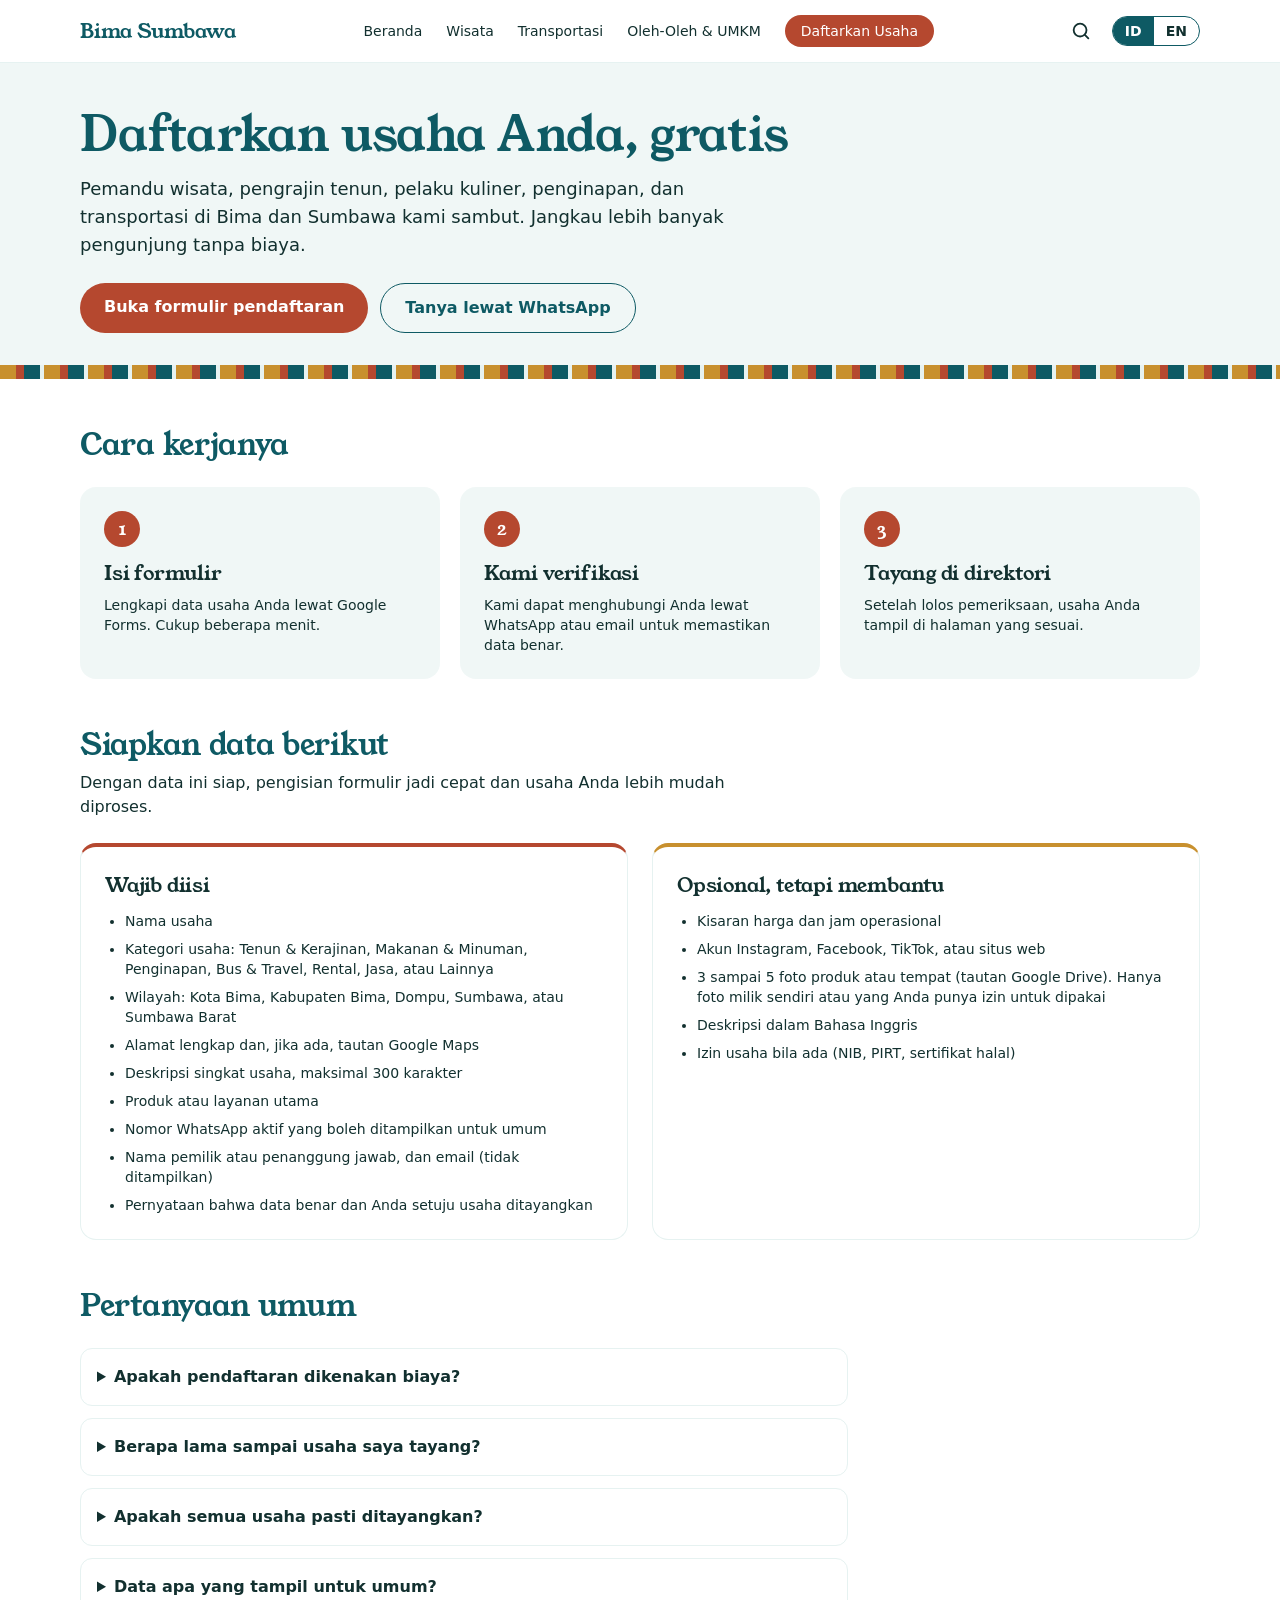
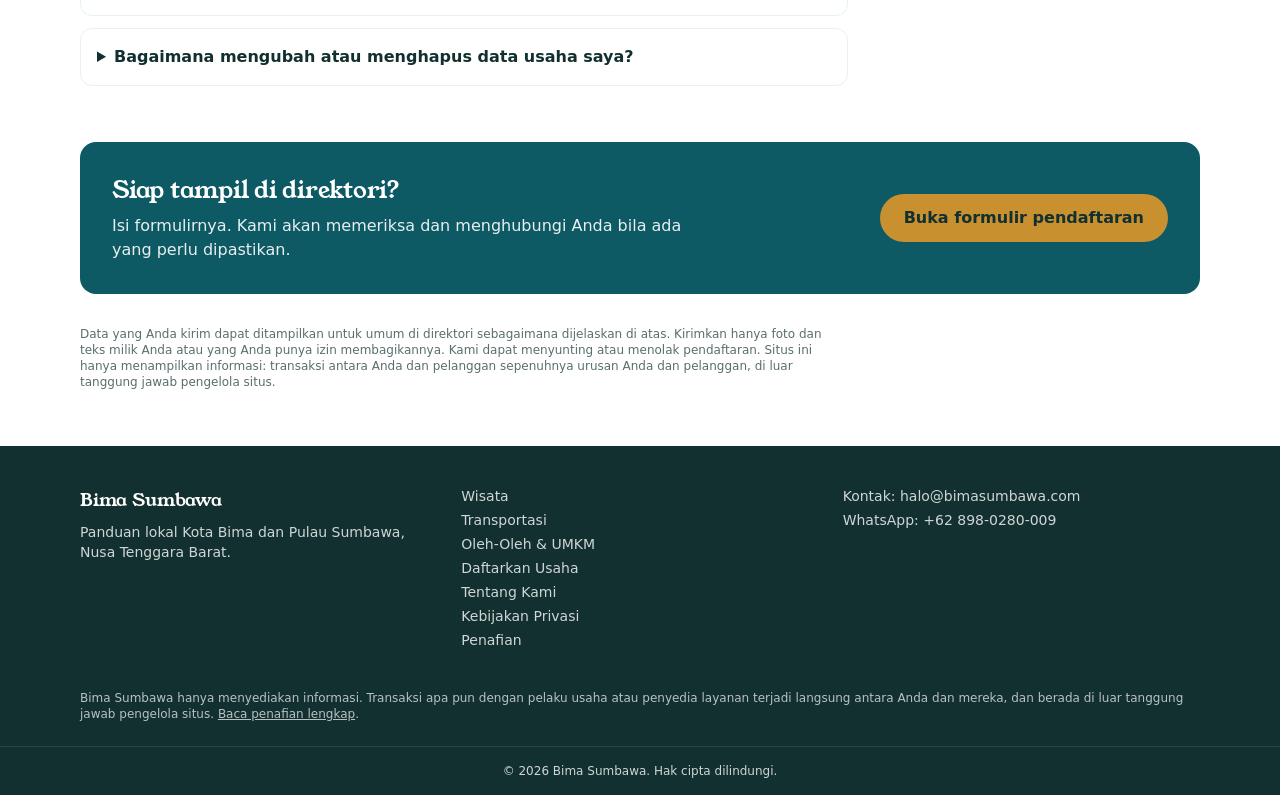
<file: kontak.html>
<!DOCTYPE html>
<html lang="id">
<head>
<meta charset="UTF-8">
<meta name="viewport" content="width=device-width, initial-scale=1">
<!-- ===== SEO: ganti bimasumbawa.com dengan domain Anda setelah membeli domain ===== -->
<title>Daftarkan Usaha Gratis di Bima &amp; Sumbawa | Bima Sumbawa</title>
<meta name="description" content="Daftarkan usaha, UMKM, penginapan, transportasi, atau jasa wisata Anda di Bima dan Sumbawa secara gratis lewat formulir online.">
<link rel="canonical" href="https://bimasumbawa.com/kontak">
<meta property="og:type" content="website">
<meta property="og:title" content="Daftarkan Usaha Gratis di Bima &amp; Sumbawa | Bima Sumbawa">
<meta property="og:description" content="Daftarkan usaha, UMKM, penginapan, transportasi, atau jasa wisata Anda di Bima dan Sumbawa secara gratis lewat formulir online.">
<meta property="og:image" content="https://images.unsplash.com/photo-1507525428034-b723cf961d3e?auto=format&fit=crop&w=1200&q=75">
<meta property="og:url" content="https://bimasumbawa.com/kontak">
<link rel="icon" href="data:image/svg+xml,%3Csvg xmlns='http://www.w3.org/2000/svg' viewBox='0 0 100 100'%3E%3Crect width='100' height='100' rx='22' fill='%230E5A64'/%3E%3Cpath d='M15 62q17-22 35 0t35 0v20H15z' fill='%23C8902E'/%3E%3C/svg%3E">
<link rel="preload" href="assets/fonts/figtree-latin-wght-normal.woff2" as="font" type="font/woff2" crossorigin>
<link rel="preload" href="assets/fonts/young-serif-latin-400-normal.woff2" as="font" type="font/woff2" crossorigin>
<!-- CSS Tailwind hasil kompilasi (ringan). Jangan diedit manual. -->
<link rel="stylesheet" href="assets/css/style.css">
<script type="application/ld+json">
{"@context": "https://schema.org", "@type": "BreadcrumbList", "itemListElement": [{"@type": "ListItem", "position": 1, "name": "Beranda", "item": "https://bimasumbawa.com/"}, {"@type": "ListItem", "position": 2, "name": "Daftarkan Usaha", "item": "https://bimasumbawa.com/kontak"}]}
</script>
</head>
<body class="bg-white text-tinta font-sans antialiased">

<!-- ===================== NAVBAR ===================== -->
<!-- Salin blok NAVBAR ini ke semua halaman. Teks: data-en = Inggris, isi tag = Indonesia -->
<header class="sticky top-0 z-40 bg-white/95 backdrop-blur border-b border-lautmuda">
  <nav class="max-w-6xl mx-auto flex items-center justify-between px-4 py-3" aria-label="Menu utama">
    <a href="index.html" class="font-serif text-xl font-bold text-laut">Bima Sumbawa</a>
    <ul class="hidden md:flex items-center gap-6 text-sm font-medium">
      <li><a class="hover:text-laut" href="index.html" data-en="Home">Beranda</a></li>
      <li><a class="hover:text-laut" href="wisata.html" data-en="Attractions">Wisata</a></li>
      <li><a class="hover:text-laut" href="transportasi.html" data-en="Transport">Transportasi</a></li>
      <li><a class="hover:text-laut" href="umkm.html" data-en="Souvenirs &amp; Local Business">Oleh-Oleh &amp; UMKM</a></li>
      <li><a class="rounded-full bg-tanah text-white px-4 py-2 hover:opacity-90" href="kontak.html" data-en="List Your Business">Daftarkan Usaha</a></li>
    </ul>
    <div class="flex items-center gap-1.5 sm:gap-3">
      <!-- Tombol cari (kaca pembesar): dibuka oleh assets/js/pencarian.js -->
      <button type="button" id="cari-btn" class="p-2 text-tinta hover:text-laut" aria-label="Cari / Search" aria-haspopup="dialog" aria-expanded="false"><svg width="22" height="22" viewBox="0 0 24 24" fill="none" stroke="currentColor" stroke-width="2" stroke-linecap="round" aria-hidden="true"><circle cx="11" cy="11" r="7"/><path d="M20 20l-3.5-3.5"/></svg></button>
      <!-- Tombol bahasa -->
      <div class="flex text-sm font-semibold border border-laut rounded-full overflow-hidden" role="group" aria-label="Bahasa">
        <button type="button" data-lang="id" class="px-3 py-1">ID</button>
        <button type="button" data-lang="en" class="px-3 py-1">EN</button>
      </div>
      <button id="menu-btn" type="button" class="md:hidden p-2" aria-label="Buka menu" aria-expanded="false">
        <svg width="24" height="24" fill="none" stroke="currentColor" stroke-width="2"><path d="M3 6h18M3 12h18M3 18h18"/></svg>
      </button>
    </div>
  </nav>
  <!-- Menu HP -->
  <ul id="menu-hp" class="hidden md:hidden px-4 pb-4 space-y-1 text-base font-medium">
    <li><a class="block py-2" href="index.html" data-en="Home">Beranda</a></li>
    <li><a class="block py-2" href="wisata.html" data-en="Attractions">Wisata</a></li>
    <li><a class="block py-2" href="transportasi.html" data-en="Transport">Transportasi</a></li>
    <li><a class="block py-2" href="umkm.html" data-en="Souvenirs &amp; Local Business">Oleh-Oleh &amp; UMKM</a></li>
    <li><a class="block py-2 text-tanah font-semibold" href="kontak.html" data-en="List Your Business">Daftarkan Usaha</a></li>
  </ul>
</header>

<main>
<section class="bg-lautmuda/60">
  <div class="max-w-6xl mx-auto px-4 pt-12 pb-8">
    <h1 class="font-serif text-4xl md:text-5xl text-laut" data-en="List your business for free">Daftarkan usaha Anda, gratis</h1>
    <p class="mt-4 max-w-2xl text-lg" data-en="Tour guides, weavers, food makers, lodging, and transport in Bima and Sumbawa are welcome. Reach more visitors at no cost.">Pemandu wisata, pengrajin tenun, pelaku kuliner, penginapan, dan transportasi di Bima dan Sumbawa kami sambut. Jangkau lebih banyak pengunjung tanpa biaya.</p>
    <!-- Link formulir diatur di assets/js/bahasa.js (LINK_FORM) -->
    <div class="mt-6 flex flex-wrap gap-3">
      <a data-form href="#" target="_blank" rel="noopener" class="rounded-full bg-tanah text-white font-semibold px-6 py-3 hover:opacity-90" data-en="Open the registration form">Buka formulir pendaftaran</a>
      <a data-wa="Halo, saya ingin bertanya tentang pendaftaran usaha di Bima Sumbawa" href="#" target="_blank" rel="noopener" class="rounded-full border border-laut text-laut font-semibold px-6 py-3 hover:bg-laut hover:text-white" data-en="Ask via WhatsApp">Tanya lewat WhatsApp</a>
    </div>
  </div>
  <div class="tenun" aria-hidden="true"></div>
</section>

<div class="max-w-6xl mx-auto px-4 pb-14">
<section class="pt-12" aria-labelledby="cara">
  <h2 id="cara" class="font-serif text-3xl text-laut" data-en="How it works">Cara kerjanya</h2>
  <div class="mt-6 grid gap-5 md:grid-cols-3"><article class="rounded-2xl bg-lautmuda/60 p-6"><span class="inline-flex h-9 w-9 items-center justify-center rounded-full bg-tanah text-white font-serif text-lg">1</span><h3 class="mt-3 font-serif text-xl" data-en="Fill in the form">Isi formulir</h3><p class="mt-2 text-sm" data-en="Complete your business details in Google Forms. It takes a few minutes.">Lengkapi data usaha Anda lewat Google Forms. Cukup beberapa menit.</p></article><article class="rounded-2xl bg-lautmuda/60 p-6"><span class="inline-flex h-9 w-9 items-center justify-center rounded-full bg-tanah text-white font-serif text-lg">2</span><h3 class="mt-3 font-serif text-xl" data-en="We verify">Kami verifikasi</h3><p class="mt-2 text-sm" data-en="We may contact you by WhatsApp or email to confirm the details.">Kami dapat menghubungi Anda lewat WhatsApp atau email untuk memastikan data benar.</p></article><article class="rounded-2xl bg-lautmuda/60 p-6"><span class="inline-flex h-9 w-9 items-center justify-center rounded-full bg-tanah text-white font-serif text-lg">3</span><h3 class="mt-3 font-serif text-xl" data-en="Get listed">Tayang di direktori</h3><p class="mt-2 text-sm" data-en="Once approved, your business appears on the relevant page.">Setelah lolos pemeriksaan, usaha Anda tampil di halaman yang sesuai.</p></article></div>
</section>

<section class="pt-12" aria-labelledby="data">
  <h2 id="data" class="font-serif text-3xl text-laut" data-en="Prepare this information">Siapkan data berikut</h2>
  <p class="mt-2 max-w-2xl" data-en="Having these ready makes the form quick to fill in and helps your listing appear sooner.">Dengan data ini siap, pengisian formulir jadi cepat dan usaha Anda lebih mudah diproses.</p>
  <div class="mt-6 grid gap-6 md:grid-cols-2">
    <div class="rounded-2xl border border-lautmuda border-t-4 border-t-tanah p-6">
      <h3 class="font-serif text-xl" data-en="Required">Wajib diisi</h3>
      <ul class="mt-3 list-disc pl-5 space-y-2 text-sm"><li data-en="Business name">Nama usaha</li><li data-en="Business category: Weaving &amp; Crafts, Food &amp; Drink, Lodging, Bus &amp; Travel, Rental, Services, or Other">Kategori usaha: Tenun &amp; Kerajinan, Makanan &amp; Minuman, Penginapan, Bus &amp; Travel, Rental, Jasa, atau Lainnya</li><li data-en="Area: Bima City, Bima Regency, Dompu, Sumbawa, or West Sumbawa">Wilayah: Kota Bima, Kabupaten Bima, Dompu, Sumbawa, atau Sumbawa Barat</li><li data-en="Full address and, if available, a Google Maps link">Alamat lengkap dan, jika ada, tautan Google Maps</li><li data-en="Short business description, up to 300 characters">Deskripsi singkat usaha, maksimal 300 karakter</li><li data-en="Main products or services">Produk atau layanan utama</li><li data-en="An active WhatsApp number that may be shown publicly">Nomor WhatsApp aktif yang boleh ditampilkan untuk umum</li><li data-en="Owner or contact person name, and email (not shown publicly)">Nama pemilik atau penanggung jawab, dan email (tidak ditampilkan)</li><li data-en="Confirmation that the data is accurate and you agree to be listed">Pernyataan bahwa data benar dan Anda setuju usaha ditayangkan</li></ul>
    </div>
    <div class="rounded-2xl border border-lautmuda border-t-4 border-t-emas p-6">
      <h3 class="font-serif text-xl" data-en="Optional, but helpful">Opsional, tetapi membantu</h3>
      <ul class="mt-3 list-disc pl-5 space-y-2 text-sm"><li data-en="Price range and opening hours">Kisaran harga dan jam operasional</li><li data-en="Instagram, Facebook, TikTok, or website">Akun Instagram, Facebook, TikTok, atau situs web</li><li data-en="3 to 5 photos of products or the place (Google Drive link). Only photos you own or have permission to use">3 sampai 5 foto produk atau tempat (tautan Google Drive). Hanya foto milik sendiri atau yang Anda punya izin untuk dipakai</li><li data-en="A description in English">Deskripsi dalam Bahasa Inggris</li><li data-en="Business permits if any (NIB, PIRT, halal certificate)">Izin usaha bila ada (NIB, PIRT, sertifikat halal)</li></ul>
    </div>
  </div>
</section>

<section class="pt-12" aria-labelledby="faq">
  <h2 id="faq" class="font-serif text-3xl text-laut" data-en="Common questions">Pertanyaan umum</h2>
  <div class="mt-6 grid gap-3 max-w-3xl"><details class="rounded-xl border border-lautmuda p-4"><summary class="cursor-pointer font-semibold" data-en="Is there a fee to register?">Apakah pendaftaran dikenakan biaya?</summary><p class="mt-2 text-sm" data-en="No. Registering to appear in this directory is free.">Tidak. Pendaftaran untuk tampil di direktori ini gratis.</p></details><details class="rounded-xl border border-lautmuda p-4"><summary class="cursor-pointer font-semibold" data-en="How long until my business is listed?">Berapa lama sampai usaha saya tayang?</summary><p class="mt-2 text-sm" data-en="It depends on how complete your data is and on verification. We cannot promise a specific timeframe.">Waktunya bergantung pada kelengkapan data dan proses verifikasi. Kami belum dapat menjanjikan jangka waktu tertentu.</p></details><details class="rounded-xl border border-lautmuda p-4"><summary class="cursor-pointer font-semibold" data-en="Will every business be listed?">Apakah semua usaha pasti ditayangkan?</summary><p class="mt-2 text-sm" data-en="Not necessarily. We may decline or edit entries to fit the directory and to keep information accurate.">Belum tentu. Kami dapat menolak atau menyunting data agar sesuai dengan isi direktori dan agar informasinya akurat.</p></details><details class="rounded-xl border border-lautmuda p-4"><summary class="cursor-pointer font-semibold" data-en="What information is shown publicly?">Data apa yang tampil untuk umum?</summary><p class="mt-2 text-sm" data-en="Business name, category, area, address, description, WhatsApp number, and the photos you approve. Your personal name and email are not shown.">Nama usaha, kategori, wilayah, alamat, deskripsi, nomor WhatsApp, dan foto yang Anda setujui. Nama dan email pribadi Anda tidak ditampilkan.</p></details><details class="rounded-xl border border-lautmuda p-4"><summary class="cursor-pointer font-semibold" data-en="How do I change or remove my listing?">Bagaimana mengubah atau menghapus data usaha saya?</summary><p class="mt-2 text-sm" data-en="Contact us by WhatsApp or email at the bottom of the page and mention your business name.">Hubungi kami lewat WhatsApp atau email di bagian bawah halaman, dan sebutkan nama usaha Anda.</p></details></div>
</section>

<div class="mt-14 rounded-2xl bg-laut text-white p-8 md:flex items-center justify-between gap-8">
  <div class="max-w-xl">
    <h2 class="font-serif text-2xl" data-en="Ready to be listed?">Siap tampil di direktori?</h2>
    <p class="mt-2 text-white/90" data-en="Fill in the form. We will review it and get in touch if anything needs clarifying.">Isi formulirnya. Kami akan memeriksa dan menghubungi Anda bila ada yang perlu dipastikan.</p>
  </div>
  <a data-form href="#" target="_blank" rel="noopener" class="mt-5 md:mt-0 inline-block rounded-full bg-emas text-tinta font-semibold px-6 py-3 hover:opacity-90" data-en="Open the registration form">Buka formulir pendaftaran</a>
</div>
<p class="mt-8 text-xs text-tinta/70 max-w-3xl" data-en="Information you submit may be shown publicly in the directory as described above. Please only submit photos and text you own or have permission to share. We may edit or decline entries. This site only displays information: transactions between you and your customers are entirely between you and them, and are outside the site operator’s responsibility.">Data yang Anda kirim dapat ditampilkan untuk umum di direktori sebagaimana dijelaskan di atas. Kirimkan hanya foto dan teks milik Anda atau yang Anda punya izin membagikannya. Kami dapat menyunting atau menolak pendaftaran. Situs ini hanya menampilkan informasi: transaksi antara Anda dan pelanggan sepenuhnya urusan Anda dan pelanggan, di luar tanggung jawab pengelola situs.</p>
</div>
</main>

<!-- ===================== FOOTER ===================== -->
<footer class="bg-tinta text-white/80">
  <div class="max-w-6xl mx-auto px-4 py-10 grid gap-6 md:grid-cols-3 text-sm">
    <div>
      <p class="font-serif text-lg text-white">Bima Sumbawa</p>
      <p class="mt-2" data-en="A local guide to Bima City and Sumbawa Island, West Nusa Tenggara.">Panduan lokal Kota Bima dan Pulau Sumbawa, Nusa Tenggara Barat.</p>
    </div>
    <ul class="space-y-1">
      <li><a href="wisata.html" data-en="Attractions">Wisata</a></li>
      <li><a href="transportasi.html" data-en="Transport">Transportasi</a></li>
      <li><a href="umkm.html" data-en="Souvenirs &amp; Local Business">Oleh-Oleh &amp; UMKM</a></li>
      <li><a href="kontak.html" data-en="List Your Business">Daftarkan Usaha</a></li>
      <li><a href="tentang.html" data-en="About Us">Tentang Kami</a></li>
      <li><a href="privasi.html" data-en="Privacy Policy">Kebijakan Privasi</a></li>
      <li><a href="tentang.html#penafian" data-en="Disclaimer">Penafian</a></li>
    </ul>
    <div>
      <p><span data-en="Contact:">Kontak:</span> <a href="mailto:halo@bimasumbawa.com">halo@bimasumbawa.com</a></p>
      <p class="mt-1">WhatsApp: <a href="#" data-wa="Halo Bima Sumbawa" target="_blank" rel="noopener">+62 898-0280-009</a></p>
    </div>
  </div>
  <p class="max-w-6xl mx-auto px-4 pb-6 text-xs text-white/70"><span data-en="Bima Sumbawa only provides information. Any transaction with a business or service provider happens directly between you and them, and is outside the site operator’s responsibility.">Bima Sumbawa hanya menyediakan informasi. Transaksi apa pun dengan pelaku usaha atau penyedia layanan terjadi langsung antara Anda dan mereka, dan berada di luar tanggung jawab pengelola situs.</span> <a class="underline" href="tentang.html#penafian" data-en="Read the full disclaimer">Baca penafian lengkap</a>.</p>
  <p class="border-t border-white/10 py-4 text-center text-xs">&copy; <span id="tahun">2026</span> Bima Sumbawa. <span data-en="All rights reserved.">Hak cipta dilindungi.</span></p>
</footer>

<script src="assets/js/bahasa.js"></script>
<script src="assets/js/pencarian.js" defer></script>
</body>
</html>
</file>
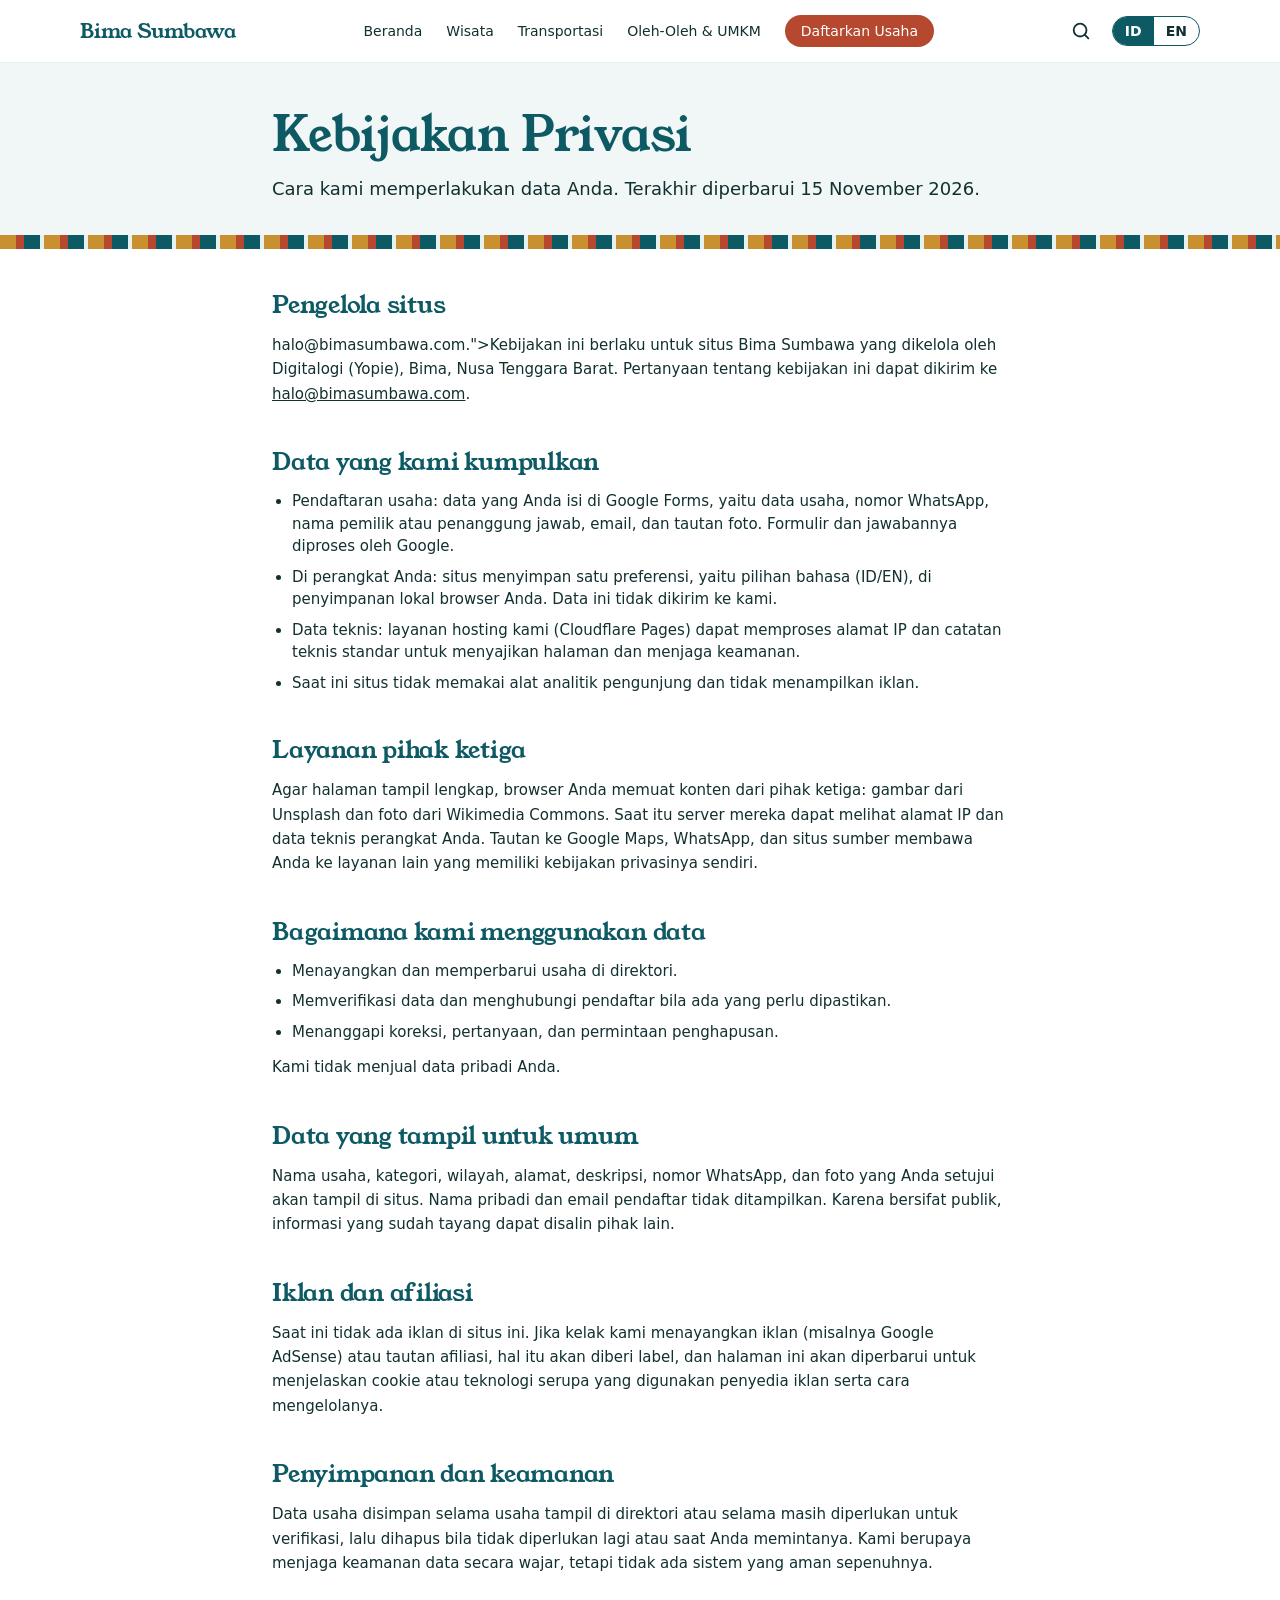
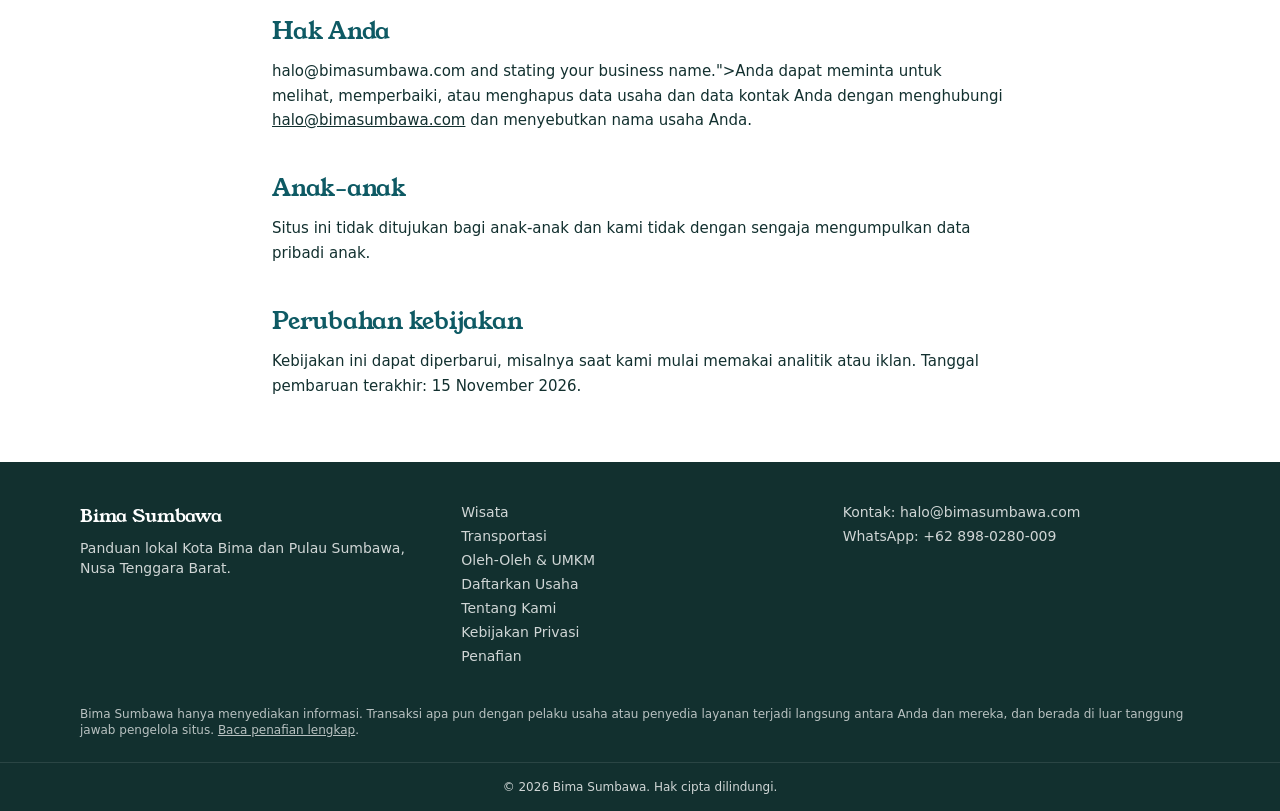
<file: privasi.html>
<!DOCTYPE html>
<html lang="id">
<head>
<meta charset="UTF-8">
<meta name="viewport" content="width=device-width, initial-scale=1">
<!-- ===== SEO: ganti bimasumbawa.com dengan domain Anda setelah membeli domain ===== -->
<title>Kebijakan Privasi | Bima Sumbawa</title>
<meta name="description" content="Kebijakan privasi Bima Sumbawa: data yang dikumpulkan, layanan pihak ketiga, tampilan data usaha, dan hak Anda atas data tersebut.">
<link rel="canonical" href="https://bimasumbawa.com/privasi">
<meta property="og:type" content="website">
<meta property="og:title" content="Kebijakan Privasi | Bima Sumbawa">
<meta property="og:description" content="Kebijakan privasi Bima Sumbawa: data yang dikumpulkan, layanan pihak ketiga, tampilan data usaha, dan hak Anda atas data tersebut.">
<meta property="og:image" content="https://images.unsplash.com/photo-1507525428034-b723cf961d3e?auto=format&fit=crop&w=1200&q=75">
<meta property="og:url" content="https://bimasumbawa.com/privasi">
<link rel="icon" href="data:image/svg+xml,%3Csvg xmlns='http://www.w3.org/2000/svg' viewBox='0 0 100 100'%3E%3Crect width='100' height='100' rx='22' fill='%230E5A64'/%3E%3Cpath d='M15 62q17-22 35 0t35 0v20H15z' fill='%23C8902E'/%3E%3C/svg%3E">
<link rel="preload" href="assets/fonts/figtree-latin-wght-normal.woff2" as="font" type="font/woff2" crossorigin>
<link rel="preload" href="assets/fonts/young-serif-latin-400-normal.woff2" as="font" type="font/woff2" crossorigin>
<!-- CSS Tailwind hasil kompilasi (ringan). Jangan diedit manual. -->
<link rel="stylesheet" href="assets/css/style.css">
<script type="application/ld+json">
{"@context": "https://schema.org", "@type": "BreadcrumbList", "itemListElement": [{"@type": "ListItem", "position": 1, "name": "Beranda", "item": "https://bimasumbawa.com/"}, {"@type": "ListItem", "position": 2, "name": "Kebijakan Privasi", "item": "https://bimasumbawa.com/privasi"}]}
</script>
</head>
<body class="bg-white text-tinta font-sans antialiased">

<!-- ===================== NAVBAR ===================== -->
<!-- Salin blok NAVBAR ini ke semua halaman. Teks: data-en = Inggris, isi tag = Indonesia -->
<header class="sticky top-0 z-40 bg-white/95 backdrop-blur border-b border-lautmuda">
  <nav class="max-w-6xl mx-auto flex items-center justify-between px-4 py-3" aria-label="Menu utama">
    <a href="index.html" class="font-serif text-xl font-bold text-laut">Bima Sumbawa</a>
    <ul class="hidden md:flex items-center gap-6 text-sm font-medium">
      <li><a class="hover:text-laut" href="index.html" data-en="Home">Beranda</a></li>
      <li><a class="hover:text-laut" href="wisata.html" data-en="Attractions">Wisata</a></li>
      <li><a class="hover:text-laut" href="transportasi.html" data-en="Transport">Transportasi</a></li>
      <li><a class="hover:text-laut" href="umkm.html" data-en="Souvenirs &amp; Local Business">Oleh-Oleh &amp; UMKM</a></li>
      <li><a class="rounded-full bg-tanah text-white px-4 py-2 hover:opacity-90" href="kontak.html" data-en="List Your Business">Daftarkan Usaha</a></li>
    </ul>
    <div class="flex items-center gap-1.5 sm:gap-3">
      <!-- Tombol cari (kaca pembesar): dibuka oleh assets/js/pencarian.js -->
      <button type="button" id="cari-btn" class="p-2 text-tinta hover:text-laut" aria-label="Cari / Search" aria-haspopup="dialog" aria-expanded="false"><svg width="22" height="22" viewBox="0 0 24 24" fill="none" stroke="currentColor" stroke-width="2" stroke-linecap="round" aria-hidden="true"><circle cx="11" cy="11" r="7"/><path d="M20 20l-3.5-3.5"/></svg></button>
      <!-- Tombol bahasa -->
      <div class="flex text-sm font-semibold border border-laut rounded-full overflow-hidden" role="group" aria-label="Bahasa">
        <button type="button" data-lang="id" class="px-3 py-1">ID</button>
        <button type="button" data-lang="en" class="px-3 py-1">EN</button>
      </div>
      <button id="menu-btn" type="button" class="md:hidden p-2" aria-label="Buka menu" aria-expanded="false">
        <svg width="24" height="24" fill="none" stroke="currentColor" stroke-width="2"><path d="M3 6h18M3 12h18M3 18h18"/></svg>
      </button>
    </div>
  </nav>
  <!-- Menu HP -->
  <ul id="menu-hp" class="hidden md:hidden px-4 pb-4 space-y-1 text-base font-medium">
    <li><a class="block py-2" href="index.html" data-en="Home">Beranda</a></li>
    <li><a class="block py-2" href="wisata.html" data-en="Attractions">Wisata</a></li>
    <li><a class="block py-2" href="transportasi.html" data-en="Transport">Transportasi</a></li>
    <li><a class="block py-2" href="umkm.html" data-en="Souvenirs &amp; Local Business">Oleh-Oleh &amp; UMKM</a></li>
    <li><a class="block py-2 text-tanah font-semibold" href="kontak.html" data-en="List Your Business">Daftarkan Usaha</a></li>
  </ul>
</header>

<main>
<section class="bg-lautmuda/60">
  <div class="max-w-3xl mx-auto px-4 pt-12 pb-8">
    <h1 class="font-serif text-4xl md:text-5xl text-laut" data-en="Privacy Policy">Kebijakan Privasi</h1>
    <p class="mt-4 text-lg" data-en="How we handle your data. Last updated 15 November 2026.">Cara kami memperlakukan data Anda. Terakhir diperbarui 15 November 2026.</p>
  </div>
  <div class="tenun" aria-hidden="true"></div>
</section>
<article class="max-w-3xl mx-auto px-4 pb-16 text-[15px]">
<h2 class="scroll-mt-24 mt-10 font-serif text-2xl text-laut" data-en="Site operator">Pengelola situs</h2><p class="mt-3 leading-relaxed" data-en="This policy applies to the Bima Sumbawa site run by Digitalogi (Yopie), Bima, Nusa Tenggara Barat. Questions about this policy can be sent to <a class="underline" href="mailto:halo@bimasumbawa.com">halo@bimasumbawa.com</a>.">Kebijakan ini berlaku untuk situs Bima Sumbawa yang dikelola oleh Digitalogi (Yopie), Bima, Nusa Tenggara Barat. Pertanyaan tentang kebijakan ini dapat dikirim ke <a class="underline" href="mailto:halo@bimasumbawa.com">halo@bimasumbawa.com</a>.</p><h2 class="scroll-mt-24 mt-10 font-serif text-2xl text-laut" data-en="Information we collect">Data yang kami kumpulkan</h2><ul class="mt-3 list-disc pl-5 space-y-2"><li data-en="Business registration: the details you enter in Google Forms: business details, WhatsApp number, owner or contact name, email, and photo links. The form and its responses are processed by Google.">Pendaftaran usaha: data yang Anda isi di Google Forms, yaitu data usaha, nomor WhatsApp, nama pemilik atau penanggung jawab, email, dan tautan foto. Formulir dan jawabannya diproses oleh Google.</li><li data-en="On your device: the site stores one preference, your language choice (ID/EN), in your browser’s local storage. This is not sent to us.">Di perangkat Anda: situs menyimpan satu preferensi, yaitu pilihan bahasa (ID/EN), di penyimpanan lokal browser Anda. Data ini tidak dikirim ke kami.</li><li data-en="Technical data: our hosting service (Cloudflare Pages) may process IP addresses and standard technical logs to deliver pages and keep the site secure.">Data teknis: layanan hosting kami (Cloudflare Pages) dapat memproses alamat IP dan catatan teknis standar untuk menyajikan halaman dan menjaga keamanan.</li><li data-en="At present the site uses no visitor analytics and shows no ads.">Saat ini situs tidak memakai alat analitik pengunjung dan tidak menampilkan iklan.</li></ul><h2 class="scroll-mt-24 mt-10 font-serif text-2xl text-laut" data-en="Third-party services">Layanan pihak ketiga</h2><p class="mt-3 leading-relaxed" data-en="To display pages fully, your browser loads content from third parties: images from Unsplash and photos from Wikimedia Commons. Their servers can then see your IP address and technical device data. Links to Google Maps, WhatsApp, and source sites take you to other services with their own privacy policies.">Agar halaman tampil lengkap, browser Anda memuat konten dari pihak ketiga: gambar dari Unsplash dan foto dari Wikimedia Commons. Saat itu server mereka dapat melihat alamat IP dan data teknis perangkat Anda. Tautan ke Google Maps, WhatsApp, dan situs sumber membawa Anda ke layanan lain yang memiliki kebijakan privasinya sendiri.</p><h2 class="scroll-mt-24 mt-10 font-serif text-2xl text-laut" data-en="How we use information">Bagaimana kami menggunakan data</h2><ul class="mt-3 list-disc pl-5 space-y-2"><li data-en="To list and update businesses in the directory.">Menayangkan dan memperbarui usaha di direktori.</li><li data-en="To verify data and contact registrants when something needs clarifying.">Memverifikasi data dan menghubungi pendaftar bila ada yang perlu dipastikan.</li><li data-en="To respond to corrections, questions, and removal requests.">Menanggapi koreksi, pertanyaan, dan permintaan penghapusan.</li></ul><p class="mt-3 leading-relaxed" data-en="We do not sell your personal data.">Kami tidak menjual data pribadi Anda.</p><h2 class="scroll-mt-24 mt-10 font-serif text-2xl text-laut" data-en="Information shown publicly">Data yang tampil untuk umum</h2><p class="mt-3 leading-relaxed" data-en="Business name, category, area, address, description, WhatsApp number, and approved photos will appear on the site. Registrants’ personal names and emails are not shown. Because this information is public, once published it may be copied by others.">Nama usaha, kategori, wilayah, alamat, deskripsi, nomor WhatsApp, dan foto yang Anda setujui akan tampil di situs. Nama pribadi dan email pendaftar tidak ditampilkan. Karena bersifat publik, informasi yang sudah tayang dapat disalin pihak lain.</p><h2 class="scroll-mt-24 mt-10 font-serif text-2xl text-laut" data-en="Advertising and affiliates">Iklan dan afiliasi</h2><p class="mt-3 leading-relaxed" data-en="There are currently no ads on this site. If we later show ads (such as Google AdSense) or affiliate links, they will be labeled, and this page will be updated to explain the cookies or similar technologies used by ad providers and how to manage them.">Saat ini tidak ada iklan di situs ini. Jika kelak kami menayangkan iklan (misalnya Google AdSense) atau tautan afiliasi, hal itu akan diberi label, dan halaman ini akan diperbarui untuk menjelaskan cookie atau teknologi serupa yang digunakan penyedia iklan serta cara mengelolanya.</p><h2 class="scroll-mt-24 mt-10 font-serif text-2xl text-laut" data-en="Retention and security">Penyimpanan dan keamanan</h2><p class="mt-3 leading-relaxed" data-en="Business data is kept while the business is listed or as long as needed for verification, then deleted when no longer needed or when you ask. We take reasonable steps to keep data secure, but no system is completely secure.">Data usaha disimpan selama usaha tampil di direktori atau selama masih diperlukan untuk verifikasi, lalu dihapus bila tidak diperlukan lagi atau saat Anda memintanya. Kami berupaya menjaga keamanan data secara wajar, tetapi tidak ada sistem yang aman sepenuhnya.</p><h2 class="scroll-mt-24 mt-10 font-serif text-2xl text-laut" data-en="Your rights">Hak Anda</h2><p class="mt-3 leading-relaxed" data-en="You can ask to view, correct, or delete your business and contact data by emailing <a class="underline" href="mailto:halo@bimasumbawa.com">halo@bimasumbawa.com</a> and stating your business name.">Anda dapat meminta untuk melihat, memperbaiki, atau menghapus data usaha dan data kontak Anda dengan menghubungi <a class="underline" href="mailto:halo@bimasumbawa.com">halo@bimasumbawa.com</a> dan menyebutkan nama usaha Anda.</p><h2 class="scroll-mt-24 mt-10 font-serif text-2xl text-laut" data-en="Children">Anak-anak</h2><p class="mt-3 leading-relaxed" data-en="This site is not directed at children and we do not knowingly collect personal data from children.">Situs ini tidak ditujukan bagi anak-anak dan kami tidak dengan sengaja mengumpulkan data pribadi anak.</p><h2 class="scroll-mt-24 mt-10 font-serif text-2xl text-laut" data-en="Changes to this policy">Perubahan kebijakan</h2><p class="mt-3 leading-relaxed" data-en="This policy may be updated, for example when we begin using analytics or ads. Last updated: 15 November 2026.">Kebijakan ini dapat diperbarui, misalnya saat kami mulai memakai analitik atau iklan. Tanggal pembaruan terakhir: 15 November 2026.</p>
</article>
</main>

<!-- ===================== FOOTER ===================== -->
<footer class="bg-tinta text-white/80">
  <div class="max-w-6xl mx-auto px-4 py-10 grid gap-6 md:grid-cols-3 text-sm">
    <div>
      <p class="font-serif text-lg text-white">Bima Sumbawa</p>
      <p class="mt-2" data-en="A local guide to Bima City and Sumbawa Island, West Nusa Tenggara.">Panduan lokal Kota Bima dan Pulau Sumbawa, Nusa Tenggara Barat.</p>
    </div>
    <ul class="space-y-1">
      <li><a href="wisata.html" data-en="Attractions">Wisata</a></li>
      <li><a href="transportasi.html" data-en="Transport">Transportasi</a></li>
      <li><a href="umkm.html" data-en="Souvenirs &amp; Local Business">Oleh-Oleh &amp; UMKM</a></li>
      <li><a href="kontak.html" data-en="List Your Business">Daftarkan Usaha</a></li>
      <li><a href="tentang.html" data-en="About Us">Tentang Kami</a></li>
      <li><a href="privasi.html" data-en="Privacy Policy">Kebijakan Privasi</a></li>
      <li><a href="tentang.html#penafian" data-en="Disclaimer">Penafian</a></li>
    </ul>
    <div>
      <p><span data-en="Contact:">Kontak:</span> <a href="mailto:halo@bimasumbawa.com">halo@bimasumbawa.com</a></p>
      <p class="mt-1">WhatsApp: <a href="#" data-wa="Halo Bima Sumbawa" target="_blank" rel="noopener">+62 898-0280-009</a></p>
    </div>
  </div>
  <p class="max-w-6xl mx-auto px-4 pb-6 text-xs text-white/70"><span data-en="Bima Sumbawa only provides information. Any transaction with a business or service provider happens directly between you and them, and is outside the site operator’s responsibility.">Bima Sumbawa hanya menyediakan informasi. Transaksi apa pun dengan pelaku usaha atau penyedia layanan terjadi langsung antara Anda dan mereka, dan berada di luar tanggung jawab pengelola situs.</span> <a class="underline" href="tentang.html#penafian" data-en="Read the full disclaimer">Baca penafian lengkap</a>.</p>
  <p class="border-t border-white/10 py-4 text-center text-xs">&copy; <span id="tahun">2026</span> Bima Sumbawa. <span data-en="All rights reserved.">Hak cipta dilindungi.</span></p>
</footer>

<script src="assets/js/bahasa.js"></script>
<script src="assets/js/pencarian.js" defer></script>
</body>
</html>
</file>
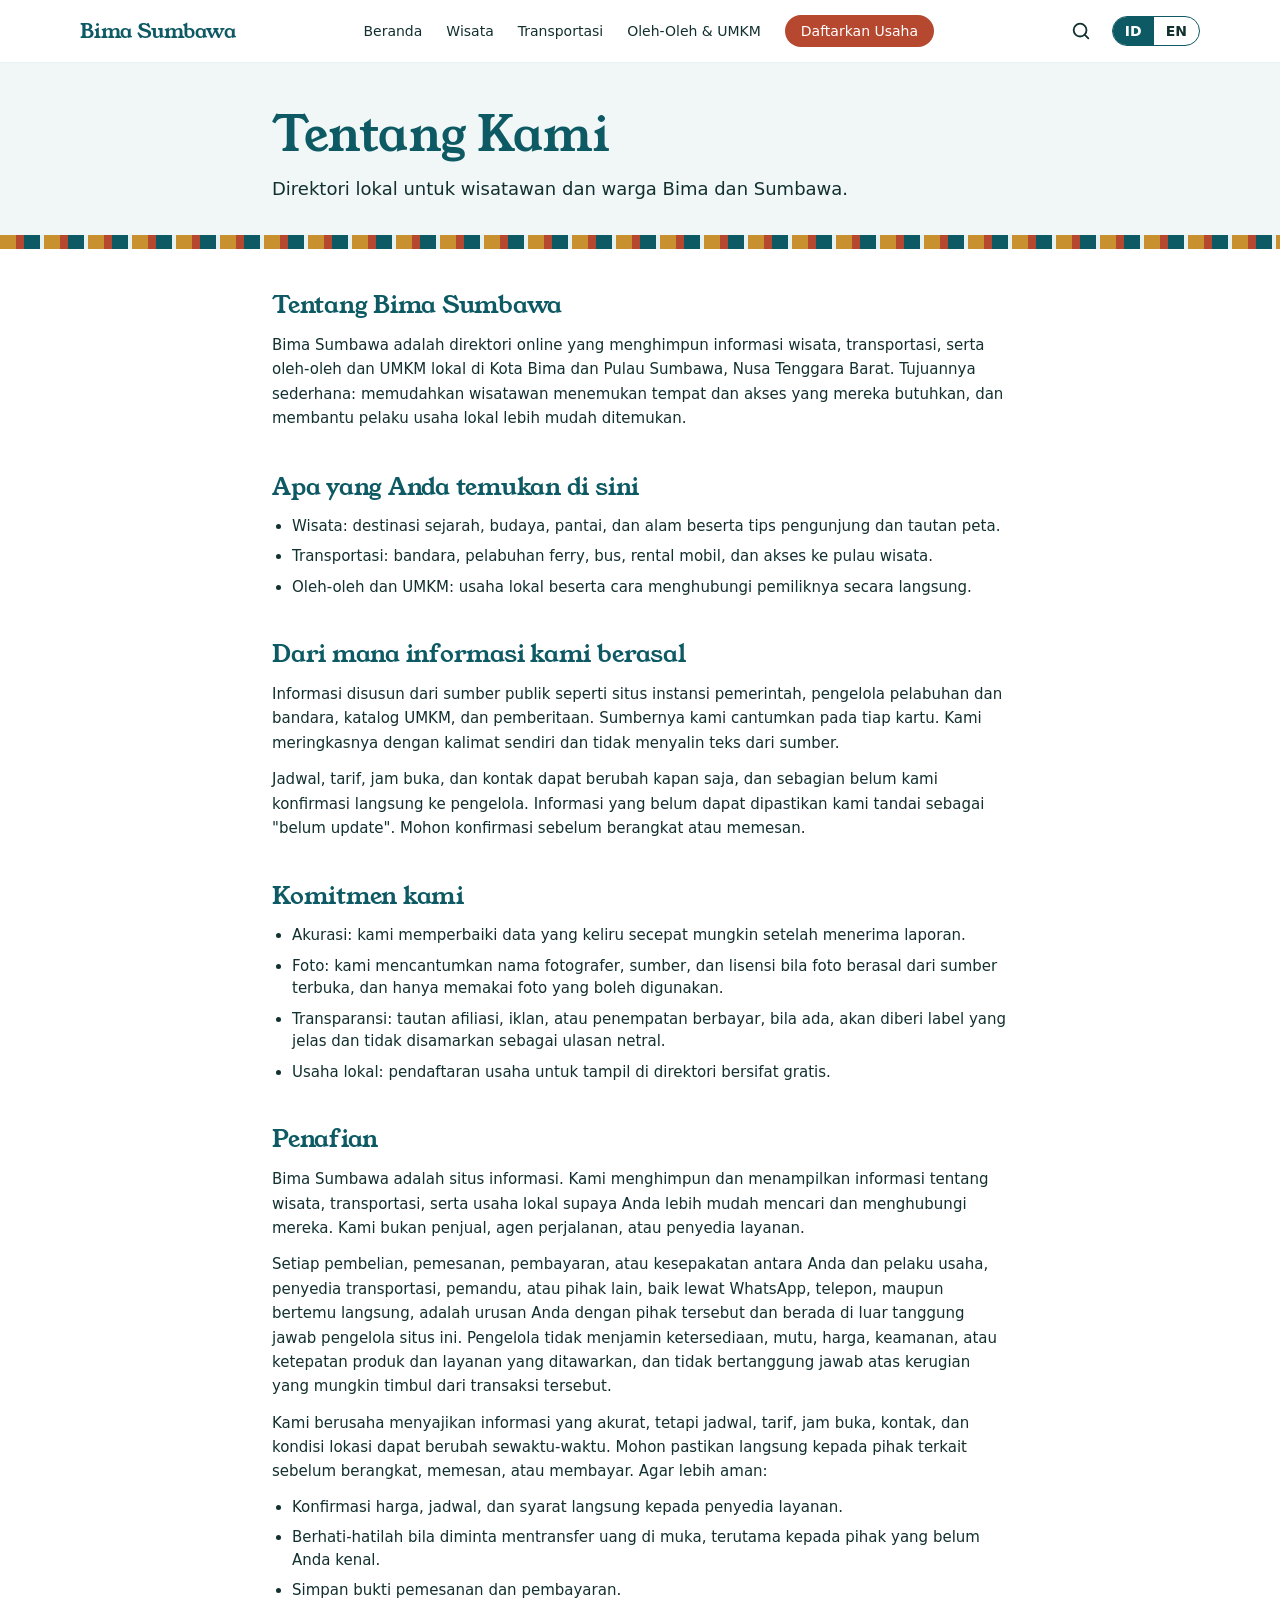
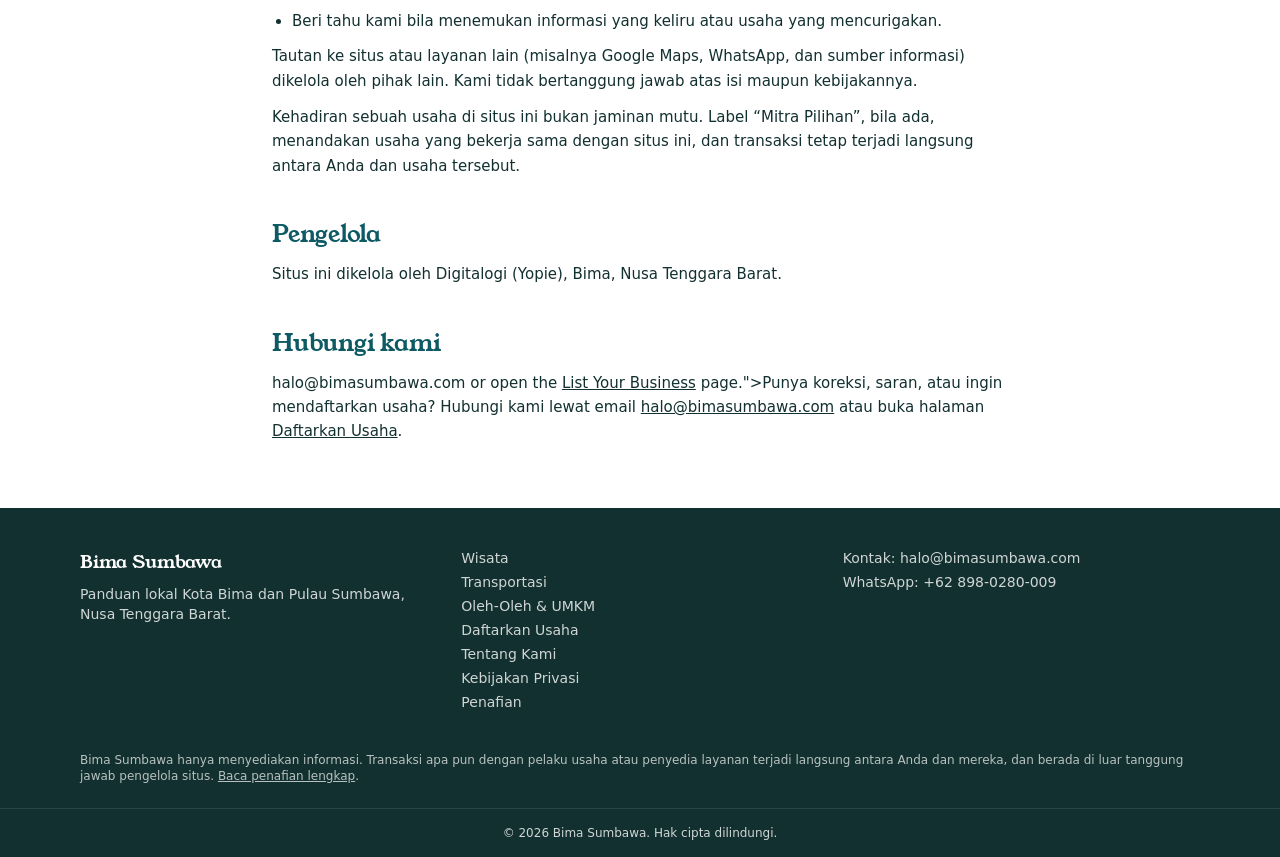
<file: tentang.html>
<!DOCTYPE html>
<html lang="id">
<head>
<meta charset="UTF-8">
<meta name="viewport" content="width=device-width, initial-scale=1">
<!-- ===== SEO: ganti bimasumbawa.com dengan domain Anda setelah membeli domain ===== -->
<title>Tentang Bima Sumbawa | Panduan Lokal Bima &amp; Sumbawa</title>
<meta name="description" content="Bima Sumbawa adalah direktori wisata, transportasi, dan UMKM lokal Kota Bima dan Pulau Sumbawa. Kenali tujuan, sumber informasi, dan komitmen kami.">
<link rel="canonical" href="https://bimasumbawa.com/tentang">
<meta property="og:type" content="website">
<meta property="og:title" content="Tentang Bima Sumbawa | Panduan Lokal Bima &amp; Sumbawa">
<meta property="og:description" content="Bima Sumbawa adalah direktori wisata, transportasi, dan UMKM lokal Kota Bima dan Pulau Sumbawa. Kenali tujuan, sumber informasi, dan komitmen kami.">
<meta property="og:image" content="https://images.unsplash.com/photo-1507525428034-b723cf961d3e?auto=format&fit=crop&w=1200&q=75">
<meta property="og:url" content="https://bimasumbawa.com/tentang">
<link rel="icon" href="data:image/svg+xml,%3Csvg xmlns='http://www.w3.org/2000/svg' viewBox='0 0 100 100'%3E%3Crect width='100' height='100' rx='22' fill='%230E5A64'/%3E%3Cpath d='M15 62q17-22 35 0t35 0v20H15z' fill='%23C8902E'/%3E%3C/svg%3E">
<link rel="preload" href="assets/fonts/figtree-latin-wght-normal.woff2" as="font" type="font/woff2" crossorigin>
<link rel="preload" href="assets/fonts/young-serif-latin-400-normal.woff2" as="font" type="font/woff2" crossorigin>
<!-- CSS Tailwind hasil kompilasi (ringan). Jangan diedit manual. -->
<link rel="stylesheet" href="assets/css/style.css">
<script type="application/ld+json">
{"@context": "https://schema.org", "@type": "BreadcrumbList", "itemListElement": [{"@type": "ListItem", "position": 1, "name": "Beranda", "item": "https://bimasumbawa.com/"}, {"@type": "ListItem", "position": 2, "name": "Tentang Kami", "item": "https://bimasumbawa.com/tentang"}]}
</script>
</head>
<body class="bg-white text-tinta font-sans antialiased">

<!-- ===================== NAVBAR ===================== -->
<!-- Salin blok NAVBAR ini ke semua halaman. Teks: data-en = Inggris, isi tag = Indonesia -->
<header class="sticky top-0 z-40 bg-white/95 backdrop-blur border-b border-lautmuda">
  <nav class="max-w-6xl mx-auto flex items-center justify-between px-4 py-3" aria-label="Menu utama">
    <a href="index.html" class="font-serif text-xl font-bold text-laut">Bima Sumbawa</a>
    <ul class="hidden md:flex items-center gap-6 text-sm font-medium">
      <li><a class="hover:text-laut" href="index.html" data-en="Home">Beranda</a></li>
      <li><a class="hover:text-laut" href="wisata.html" data-en="Attractions">Wisata</a></li>
      <li><a class="hover:text-laut" href="transportasi.html" data-en="Transport">Transportasi</a></li>
      <li><a class="hover:text-laut" href="umkm.html" data-en="Souvenirs &amp; Local Business">Oleh-Oleh &amp; UMKM</a></li>
      <li><a class="rounded-full bg-tanah text-white px-4 py-2 hover:opacity-90" href="kontak.html" data-en="List Your Business">Daftarkan Usaha</a></li>
    </ul>
    <div class="flex items-center gap-1.5 sm:gap-3">
      <!-- Tombol cari (kaca pembesar): dibuka oleh assets/js/pencarian.js -->
      <button type="button" id="cari-btn" class="p-2 text-tinta hover:text-laut" aria-label="Cari / Search" aria-haspopup="dialog" aria-expanded="false"><svg width="22" height="22" viewBox="0 0 24 24" fill="none" stroke="currentColor" stroke-width="2" stroke-linecap="round" aria-hidden="true"><circle cx="11" cy="11" r="7"/><path d="M20 20l-3.5-3.5"/></svg></button>
      <!-- Tombol bahasa -->
      <div class="flex text-sm font-semibold border border-laut rounded-full overflow-hidden" role="group" aria-label="Bahasa">
        <button type="button" data-lang="id" class="px-3 py-1">ID</button>
        <button type="button" data-lang="en" class="px-3 py-1">EN</button>
      </div>
      <button id="menu-btn" type="button" class="md:hidden p-2" aria-label="Buka menu" aria-expanded="false">
        <svg width="24" height="24" fill="none" stroke="currentColor" stroke-width="2"><path d="M3 6h18M3 12h18M3 18h18"/></svg>
      </button>
    </div>
  </nav>
  <!-- Menu HP -->
  <ul id="menu-hp" class="hidden md:hidden px-4 pb-4 space-y-1 text-base font-medium">
    <li><a class="block py-2" href="index.html" data-en="Home">Beranda</a></li>
    <li><a class="block py-2" href="wisata.html" data-en="Attractions">Wisata</a></li>
    <li><a class="block py-2" href="transportasi.html" data-en="Transport">Transportasi</a></li>
    <li><a class="block py-2" href="umkm.html" data-en="Souvenirs &amp; Local Business">Oleh-Oleh &amp; UMKM</a></li>
    <li><a class="block py-2 text-tanah font-semibold" href="kontak.html" data-en="List Your Business">Daftarkan Usaha</a></li>
  </ul>
</header>

<main>
<section class="bg-lautmuda/60">
  <div class="max-w-3xl mx-auto px-4 pt-12 pb-8">
    <h1 class="font-serif text-4xl md:text-5xl text-laut" data-en="About Us">Tentang Kami</h1>
    <p class="mt-4 text-lg" data-en="A local directory for travelers and residents of Bima and Sumbawa.">Direktori lokal untuk wisatawan dan warga Bima dan Sumbawa.</p>
  </div>
  <div class="tenun" aria-hidden="true"></div>
</section>
<article class="max-w-3xl mx-auto px-4 pb-16 text-[15px]">
<h2 class="scroll-mt-24 mt-10 font-serif text-2xl text-laut" data-en="About Bima Sumbawa">Tentang Bima Sumbawa</h2><p class="mt-3 leading-relaxed" data-en="Bima Sumbawa is an online directory that gathers information on attractions, transport, and local souvenirs and small businesses in Bima City and Sumbawa Island, West Nusa Tenggara. Our aim is simple: help travelers find the places and access they need, and help local businesses be found more easily.">Bima Sumbawa adalah direktori online yang menghimpun informasi wisata, transportasi, serta oleh-oleh dan UMKM lokal di Kota Bima dan Pulau Sumbawa, Nusa Tenggara Barat. Tujuannya sederhana: memudahkan wisatawan menemukan tempat dan akses yang mereka butuhkan, dan membantu pelaku usaha lokal lebih mudah ditemukan.</p><h2 class="scroll-mt-24 mt-10 font-serif text-2xl text-laut" data-en="What you will find here">Apa yang Anda temukan di sini</h2><ul class="mt-3 list-disc pl-5 space-y-2"><li data-en="Attractions: historical, cultural, beach, and nature destinations with visitor tips and map links.">Wisata: destinasi sejarah, budaya, pantai, dan alam beserta tips pengunjung dan tautan peta.</li><li data-en="Transport: airports, ferry ports, buses, car rental, and access to island destinations.">Transportasi: bandara, pelabuhan ferry, bus, rental mobil, dan akses ke pulau wisata.</li><li data-en="Souvenirs and small businesses: local businesses and how to contact their owners directly.">Oleh-oleh dan UMKM: usaha lokal beserta cara menghubungi pemiliknya secara langsung.</li></ul><h2 class="scroll-mt-24 mt-10 font-serif text-2xl text-laut" data-en="Where our information comes from">Dari mana informasi kami berasal</h2><p class="mt-3 leading-relaxed" data-en="Information is compiled from public sources such as government agencies, port and airport operators, SME catalogues, and news coverage. We list the sources on each card. We summarize them in our own words and do not copy source text.">Informasi disusun dari sumber publik seperti situs instansi pemerintah, pengelola pelabuhan dan bandara, katalog UMKM, dan pemberitaan. Sumbernya kami cantumkan pada tiap kartu. Kami meringkasnya dengan kalimat sendiri dan tidak menyalin teks dari sumber.</p><p class="mt-3 leading-relaxed" data-en="Schedules, fares, opening hours, and contacts can change at any time, and some have not been confirmed directly with operators. Information we cannot verify is marked “not yet updated”. Please confirm before you travel or order.">Jadwal, tarif, jam buka, dan kontak dapat berubah kapan saja, dan sebagian belum kami konfirmasi langsung ke pengelola. Informasi yang belum dapat dipastikan kami tandai sebagai "belum update". Mohon konfirmasi sebelum berangkat atau memesan.</p><h2 class="scroll-mt-24 mt-10 font-serif text-2xl text-laut" data-en="Our commitments">Komitmen kami</h2><ul class="mt-3 list-disc pl-5 space-y-2"><li data-en="Accuracy: we correct wrong information as soon as possible after receiving a report.">Akurasi: kami memperbaiki data yang keliru secepat mungkin setelah menerima laporan.</li><li data-en="Photos: we credit the photographer, source, and license where photos come from open sources, and only use photos we may use.">Foto: kami mencantumkan nama fotografer, sumber, dan lisensi bila foto berasal dari sumber terbuka, dan hanya memakai foto yang boleh digunakan.</li><li data-en="Transparency: affiliate links, ads, or paid placements, if any, will be clearly labeled and not disguised as neutral reviews.">Transparansi: tautan afiliasi, iklan, atau penempatan berbayar, bila ada, akan diberi label yang jelas dan tidak disamarkan sebagai ulasan netral.</li><li data-en="Local businesses: registering a business to appear in the directory is free.">Usaha lokal: pendaftaran usaha untuk tampil di direktori bersifat gratis.</li></ul><h2 id="penafian" class="scroll-mt-24 mt-10 font-serif text-2xl text-laut" data-en="Disclaimer">Penafian</h2><p class="mt-3 leading-relaxed" data-en="Bima Sumbawa is an information site. We gather and present information about attractions, transport, and local businesses so they are easier for you to find and contact. We are not a seller, travel agent, or service provider.">Bima Sumbawa adalah situs informasi. Kami menghimpun dan menampilkan informasi tentang wisata, transportasi, serta usaha lokal supaya Anda lebih mudah mencari dan menghubungi mereka. Kami bukan penjual, agen perjalanan, atau penyedia layanan.</p><p class="mt-3 leading-relaxed" data-en="Any purchase, booking, payment, or agreement between you and a business, transport provider, guide, or other party, whether through WhatsApp, phone, or in person, is between you and that party and is outside the responsibility of this site’s operator. The operator does not guarantee the availability, quality, price, safety, or accuracy of the products and services offered, and is not liable for any loss that may arise from such transactions.">Setiap pembelian, pemesanan, pembayaran, atau kesepakatan antara Anda dan pelaku usaha, penyedia transportasi, pemandu, atau pihak lain, baik lewat WhatsApp, telepon, maupun bertemu langsung, adalah urusan Anda dengan pihak tersebut dan berada di luar tanggung jawab pengelola situs ini. Pengelola tidak menjamin ketersediaan, mutu, harga, keamanan, atau ketepatan produk dan layanan yang ditawarkan, dan tidak bertanggung jawab atas kerugian yang mungkin timbul dari transaksi tersebut.</p><p class="mt-3 leading-relaxed" data-en="We try to keep information accurate, but schedules, fares, opening hours, contacts, and site conditions can change at any time. Please confirm directly with the party concerned before you travel, book, or pay. To stay safe:">Kami berusaha menyajikan informasi yang akurat, tetapi jadwal, tarif, jam buka, kontak, dan kondisi lokasi dapat berubah sewaktu-waktu. Mohon pastikan langsung kepada pihak terkait sebelum berangkat, memesan, atau membayar. Agar lebih aman:</p><ul class="mt-3 list-disc pl-5 space-y-2"><li data-en="Confirm prices, schedules, and terms directly with the provider.">Konfirmasi harga, jadwal, dan syarat langsung kepada penyedia layanan.</li><li data-en="Be careful if asked to transfer money in advance, especially to someone you do not know.">Berhati-hatilah bila diminta mentransfer uang di muka, terutama kepada pihak yang belum Anda kenal.</li><li data-en="Keep proof of booking and payment.">Simpan bukti pemesanan dan pembayaran.</li><li data-en="Tell us if you find wrong information or a suspicious business.">Beri tahu kami bila menemukan informasi yang keliru atau usaha yang mencurigakan.</li></ul><p class="mt-3 leading-relaxed" data-en="Links to other sites or services (such as Google Maps, WhatsApp, and information sources) are run by other parties. We are not responsible for their content or policies.">Tautan ke situs atau layanan lain (misalnya Google Maps, WhatsApp, dan sumber informasi) dikelola oleh pihak lain. Kami tidak bertanggung jawab atas isi maupun kebijakannya.</p><p class="mt-3 leading-relaxed" data-en="A business appearing on this site is not a guarantee of quality. The “Featured Partner” label, where shown, marks a business that works with this site, and transactions still take place directly between you and that business.">Kehadiran sebuah usaha di situs ini bukan jaminan mutu. Label “Mitra Pilihan”, bila ada, menandakan usaha yang bekerja sama dengan situs ini, dan transaksi tetap terjadi langsung antara Anda dan usaha tersebut.</p><h2 class="scroll-mt-24 mt-10 font-serif text-2xl text-laut" data-en="Who runs this site">Pengelola</h2><p class="mt-3 leading-relaxed" data-en="This site is run by Digitalogi (Yopie), Bima, Nusa Tenggara Barat.">Situs ini dikelola oleh Digitalogi (Yopie), Bima, Nusa Tenggara Barat.</p><h2 class="scroll-mt-24 mt-10 font-serif text-2xl text-laut" data-en="Contact us">Hubungi kami</h2><p class="mt-3 leading-relaxed" data-en="Have a correction, suggestion, or want to list a business? Email us at <a class="underline" href="mailto:halo@bimasumbawa.com">halo@bimasumbawa.com</a> or open the <a class="underline" href="kontak.html">List Your Business</a> page.">Punya koreksi, saran, atau ingin mendaftarkan usaha? Hubungi kami lewat email <a class="underline" href="mailto:halo@bimasumbawa.com">halo@bimasumbawa.com</a> atau buka halaman <a class="underline" href="kontak.html">Daftarkan Usaha</a>.</p>
</article>
</main>

<!-- ===================== FOOTER ===================== -->
<footer class="bg-tinta text-white/80">
  <div class="max-w-6xl mx-auto px-4 py-10 grid gap-6 md:grid-cols-3 text-sm">
    <div>
      <p class="font-serif text-lg text-white">Bima Sumbawa</p>
      <p class="mt-2" data-en="A local guide to Bima City and Sumbawa Island, West Nusa Tenggara.">Panduan lokal Kota Bima dan Pulau Sumbawa, Nusa Tenggara Barat.</p>
    </div>
    <ul class="space-y-1">
      <li><a href="wisata.html" data-en="Attractions">Wisata</a></li>
      <li><a href="transportasi.html" data-en="Transport">Transportasi</a></li>
      <li><a href="umkm.html" data-en="Souvenirs &amp; Local Business">Oleh-Oleh &amp; UMKM</a></li>
      <li><a href="kontak.html" data-en="List Your Business">Daftarkan Usaha</a></li>
      <li><a href="tentang.html" data-en="About Us">Tentang Kami</a></li>
      <li><a href="privasi.html" data-en="Privacy Policy">Kebijakan Privasi</a></li>
      <li><a href="tentang.html#penafian" data-en="Disclaimer">Penafian</a></li>
    </ul>
    <div>
      <p><span data-en="Contact:">Kontak:</span> <a href="mailto:halo@bimasumbawa.com">halo@bimasumbawa.com</a></p>
      <p class="mt-1">WhatsApp: <a href="#" data-wa="Halo Bima Sumbawa" target="_blank" rel="noopener">+62 898-0280-009</a></p>
    </div>
  </div>
  <p class="max-w-6xl mx-auto px-4 pb-6 text-xs text-white/70"><span data-en="Bima Sumbawa only provides information. Any transaction with a business or service provider happens directly between you and them, and is outside the site operator’s responsibility.">Bima Sumbawa hanya menyediakan informasi. Transaksi apa pun dengan pelaku usaha atau penyedia layanan terjadi langsung antara Anda dan mereka, dan berada di luar tanggung jawab pengelola situs.</span> <a class="underline" href="tentang.html#penafian" data-en="Read the full disclaimer">Baca penafian lengkap</a>.</p>
  <p class="border-t border-white/10 py-4 text-center text-xs">&copy; <span id="tahun">2026</span> Bima Sumbawa. <span data-en="All rights reserved.">Hak cipta dilindungi.</span></p>
</footer>

<script src="assets/js/bahasa.js"></script>
<script src="assets/js/pencarian.js" defer></script>
</body>
</html>
</file>
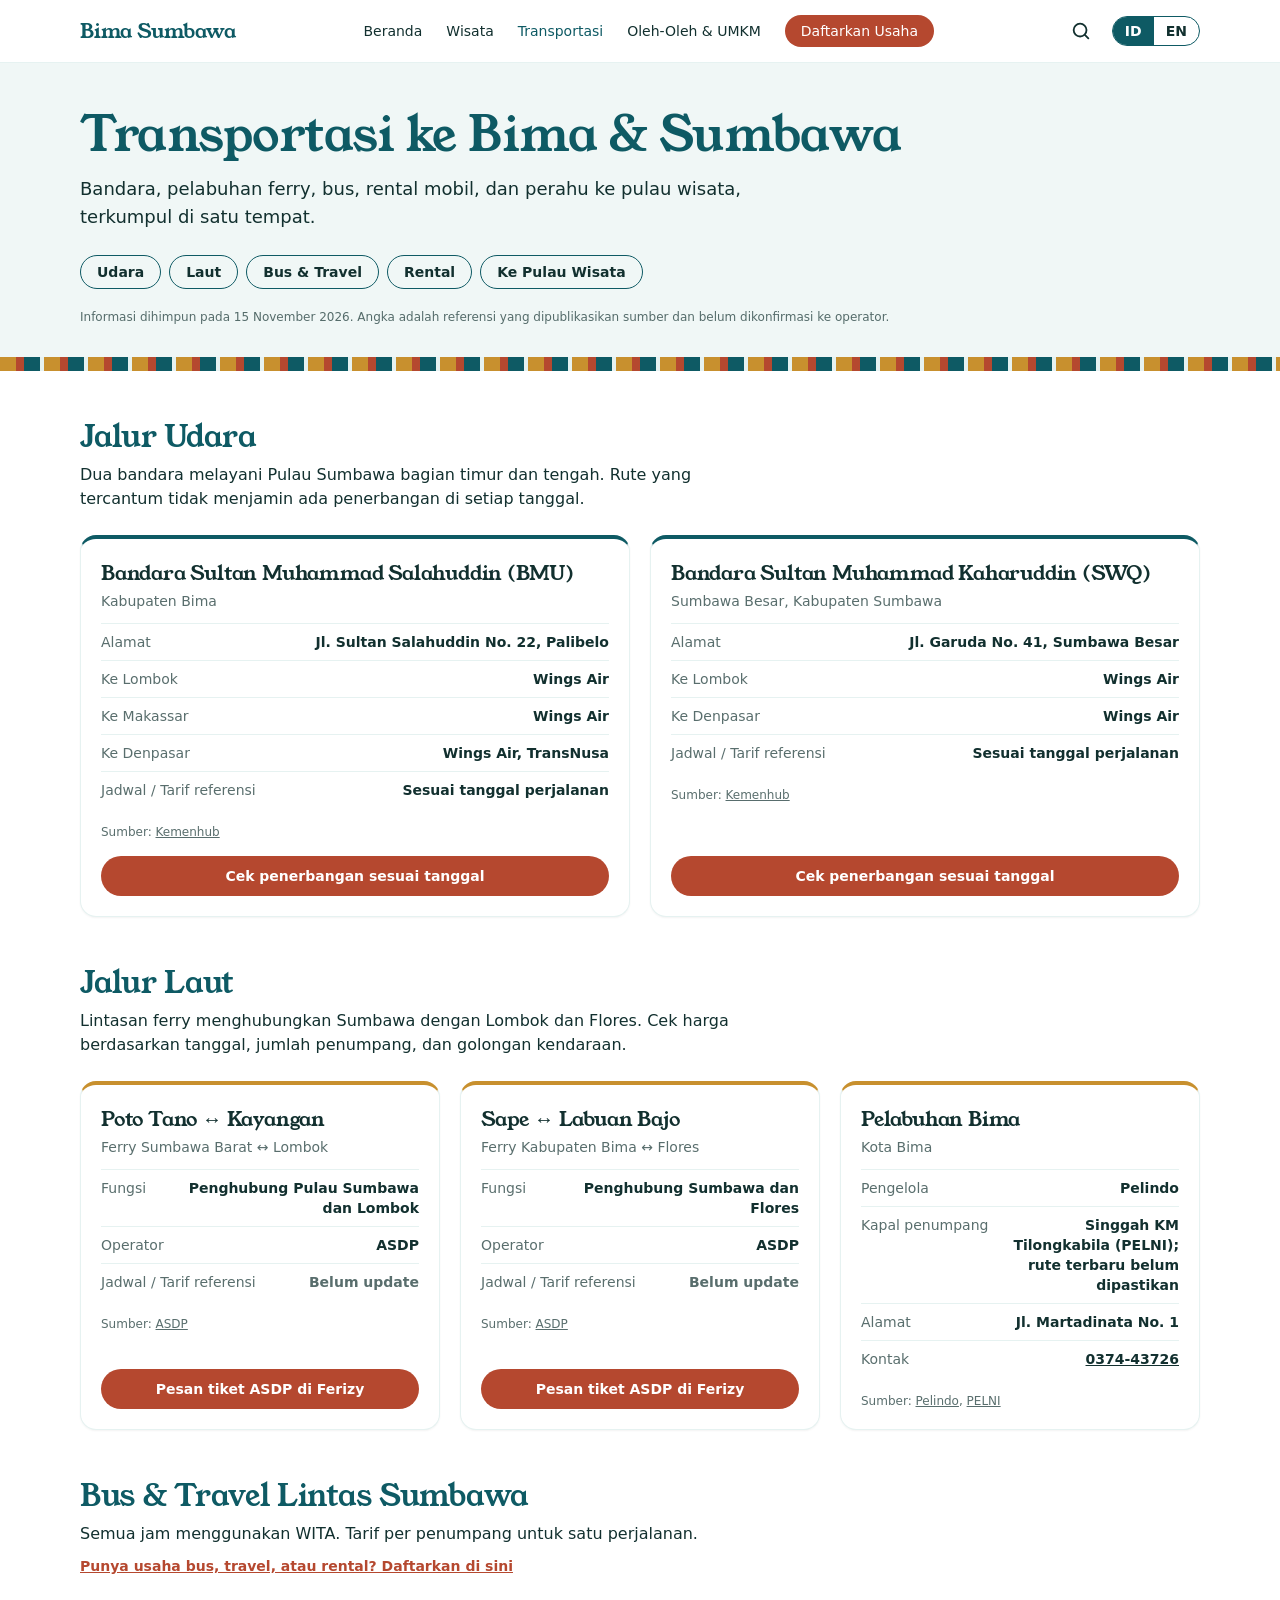
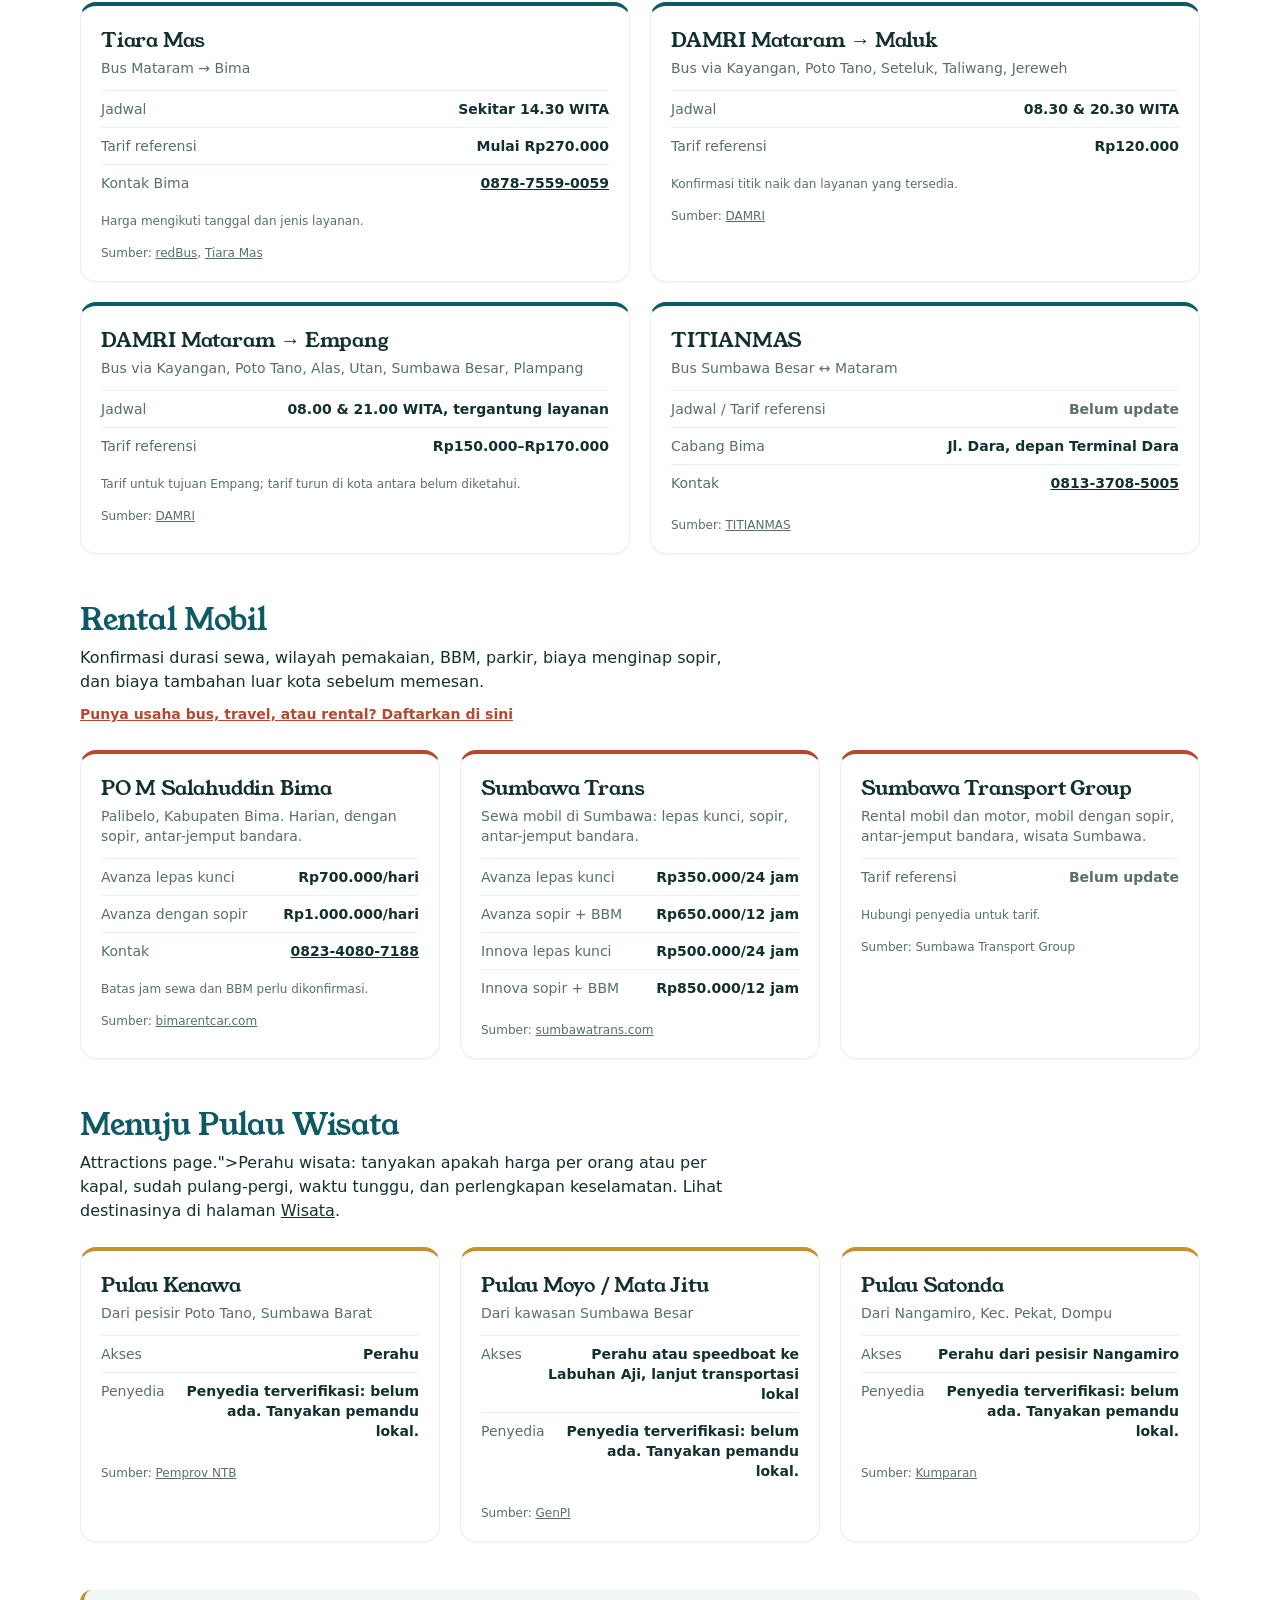
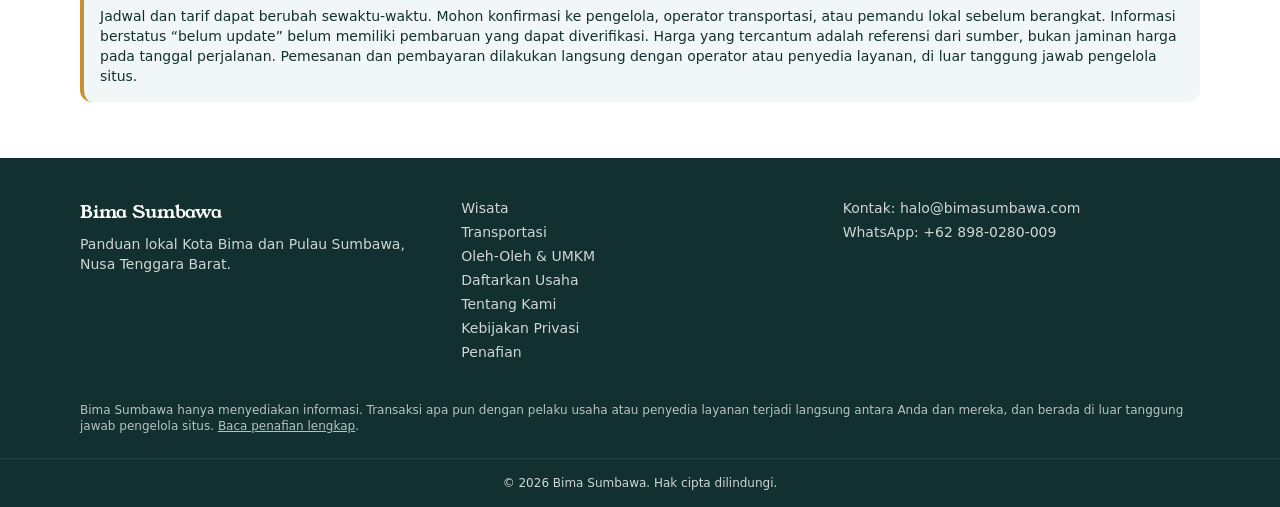
<file: transportasi.html>
<!DOCTYPE html>
<html lang="id">
<head>
<meta charset="UTF-8">
<meta name="viewport" content="width=device-width, initial-scale=1">
<!-- ===== SEO: ganti bimasumbawa.com dengan domain Anda setelah membeli domain ===== -->
<title>Transportasi ke Bima &amp; Sumbawa: Ferry, Bandara, Bus | Bima Sumbawa</title>
<meta name="description" content="Cara ke Bima dan Sumbawa: bandara Bima, ferry Poto Tano–Kayangan dan Sape–Labuan Bajo, bus DAMRI, travel, dan rental mobil.">
<link rel="canonical" href="https://bimasumbawa.com/transportasi">
<meta property="og:type" content="website">
<meta property="og:title" content="Transportasi ke Bima &amp; Sumbawa: Ferry, Bandara, Bus | Bima Sumbawa">
<meta property="og:description" content="Cara ke Bima dan Sumbawa: bandara Bima, ferry Poto Tano–Kayangan dan Sape–Labuan Bajo, bus DAMRI, travel, dan rental mobil.">
<meta property="og:image" content="https://images.unsplash.com/photo-1507525428034-b723cf961d3e?auto=format&fit=crop&w=1200&q=75">
<meta property="og:url" content="https://bimasumbawa.com/transportasi">
<link rel="icon" href="data:image/svg+xml,%3Csvg xmlns='http://www.w3.org/2000/svg' viewBox='0 0 100 100'%3E%3Crect width='100' height='100' rx='22' fill='%230E5A64'/%3E%3Cpath d='M15 62q17-22 35 0t35 0v20H15z' fill='%23C8902E'/%3E%3C/svg%3E">
<link rel="preload" href="assets/fonts/figtree-latin-wght-normal.woff2" as="font" type="font/woff2" crossorigin>
<link rel="preload" href="assets/fonts/young-serif-latin-400-normal.woff2" as="font" type="font/woff2" crossorigin>
<!-- CSS Tailwind hasil kompilasi (ringan). Jangan diedit manual. -->
<link rel="stylesheet" href="assets/css/style.css">
<script type="application/ld+json">
{"@context": "https://schema.org", "@type": "BreadcrumbList", "itemListElement": [{"@type": "ListItem", "position": 1, "name": "Beranda", "item": "https://bimasumbawa.com/"}, {"@type": "ListItem", "position": 2, "name": "Transportasi", "item": "https://bimasumbawa.com/transportasi"}]}
</script>
</head>
<body class="bg-white text-tinta font-sans antialiased">

<!-- ===================== NAVBAR ===================== -->
<!-- Salin blok NAVBAR ini ke semua halaman. Teks: data-en = Inggris, isi tag = Indonesia -->
<header class="sticky top-0 z-40 bg-white/95 backdrop-blur border-b border-lautmuda">
  <nav class="max-w-6xl mx-auto flex items-center justify-between px-4 py-3" aria-label="Menu utama">
    <a href="index.html" class="font-serif text-xl font-bold text-laut">Bima Sumbawa</a>
    <ul class="hidden md:flex items-center gap-6 text-sm font-medium">
      <li><a class="hover:text-laut" href="index.html" data-en="Home">Beranda</a></li>
      <li><a class="hover:text-laut" href="wisata.html" data-en="Attractions">Wisata</a></li>
      <li><a class="text-laut" href="transportasi.html" data-en="Transport">Transportasi</a></li>
      <li><a class="hover:text-laut" href="umkm.html" data-en="Souvenirs &amp; Local Business">Oleh-Oleh &amp; UMKM</a></li>
      <li><a class="rounded-full bg-tanah text-white px-4 py-2 hover:opacity-90" href="kontak.html" data-en="List Your Business">Daftarkan Usaha</a></li>
    </ul>
    <div class="flex items-center gap-1.5 sm:gap-3">
      <!-- Tombol cari (kaca pembesar): dibuka oleh assets/js/pencarian.js -->
      <button type="button" id="cari-btn" class="p-2 text-tinta hover:text-laut" aria-label="Cari / Search" aria-haspopup="dialog" aria-expanded="false"><svg width="22" height="22" viewBox="0 0 24 24" fill="none" stroke="currentColor" stroke-width="2" stroke-linecap="round" aria-hidden="true"><circle cx="11" cy="11" r="7"/><path d="M20 20l-3.5-3.5"/></svg></button>
      <!-- Tombol bahasa -->
      <div class="flex text-sm font-semibold border border-laut rounded-full overflow-hidden" role="group" aria-label="Bahasa">
        <button type="button" data-lang="id" class="px-3 py-1">ID</button>
        <button type="button" data-lang="en" class="px-3 py-1">EN</button>
      </div>
      <button id="menu-btn" type="button" class="md:hidden p-2" aria-label="Buka menu" aria-expanded="false">
        <svg width="24" height="24" fill="none" stroke="currentColor" stroke-width="2"><path d="M3 6h18M3 12h18M3 18h18"/></svg>
      </button>
    </div>
  </nav>
  <!-- Menu HP -->
  <ul id="menu-hp" class="hidden md:hidden px-4 pb-4 space-y-1 text-base font-medium">
    <li><a class="block py-2" href="index.html" data-en="Home">Beranda</a></li>
    <li><a class="block py-2" href="wisata.html" data-en="Attractions">Wisata</a></li>
    <li><a class="block py-2" href="transportasi.html" data-en="Transport">Transportasi</a></li>
    <li><a class="block py-2" href="umkm.html" data-en="Souvenirs &amp; Local Business">Oleh-Oleh &amp; UMKM</a></li>
    <li><a class="block py-2 text-tanah font-semibold" href="kontak.html" data-en="List Your Business">Daftarkan Usaha</a></li>
  </ul>
</header>

<main>
<section class="bg-lautmuda/60">
  <div class="max-w-6xl mx-auto px-4 pt-12 pb-8">
    <h1 class="font-serif text-4xl md:text-5xl text-laut" data-en="Getting to Bima &amp; Sumbawa">Transportasi ke Bima &amp; Sumbawa</h1>
    <p class="mt-4 max-w-2xl text-lg" data-en="Airports, ferry ports, buses, car rental, and boats to the islands, gathered in one place.">Bandara, pelabuhan ferry, bus, rental mobil, dan perahu ke pulau wisata, terkumpul di satu tempat.</p>
    <div class="mt-6 flex flex-wrap gap-2"><a href="#udara" class="rounded-full border border-laut px-4 py-1.5 text-sm font-semibold hover:bg-laut hover:text-white" data-en="By Air">Udara</a><a href="#laut" class="rounded-full border border-laut px-4 py-1.5 text-sm font-semibold hover:bg-laut hover:text-white" data-en="By Sea">Laut</a><a href="#darat" class="rounded-full border border-laut px-4 py-1.5 text-sm font-semibold hover:bg-laut hover:text-white" data-en="Bus &amp; Shuttle">Bus &amp; Travel</a><a href="#rental" class="rounded-full border border-laut px-4 py-1.5 text-sm font-semibold hover:bg-laut hover:text-white" data-en="Car Rental">Rental</a><a href="#pulau" class="rounded-full border border-laut px-4 py-1.5 text-sm font-semibold hover:bg-laut hover:text-white" data-en="To the Islands">Ke Pulau Wisata</a></div>
    <p class="mt-5 text-xs text-tinta/70" data-en="Information compiled on 15 November 2026. Figures are published references and have not been confirmed with operators.">Informasi dihimpun pada 15 November 2026. Angka adalah referensi yang dipublikasikan sumber dan belum dikonfirmasi ke operator.</p>
  </div>
  <div class="tenun" aria-hidden="true"></div>
</section>
<div class="max-w-6xl mx-auto px-4 pb-14">
<!-- =====================================================================
  CARA MENAMBAH KARTU TRANSPORTASI
  Cara termudah: pakai alat-pembuat-kartu.html (file pribadi Anda), pilih bagian, isi formulir,
  salin kode, lalu tempel sebelum tanda "AKHIR KARTU ..." pada bagian yang sesuai
  (UDARA, LAUT, DARAT, RENTAL, atau PULAU). Setiap kartu wajib punya id yang berbeda.
  Ubah juga tanggal pada tulisan "Informasi dihimpun" di bagian atas halaman.
====================================================================== -->
<!-- Tombol "Cek penerbangan": saat sudah punya link afiliasi, ganti href-nya dan tambahkan rel="sponsored noopener" -->
<section id="udara" class="scroll-mt-24 pt-12">
  <h2 class="font-serif text-3xl text-laut" data-en="By Air">Jalur Udara</h2>
  <p class="mt-2 max-w-2xl" data-en="Two airports serve eastern and central Sumbawa. A listed route does not guarantee a flight on every date.">Dua bandara melayani Pulau Sumbawa bagian timur dan tengah. Rute yang tercantum tidak menjamin ada penerbangan di setiap tanggal.</p>
  <div class="mt-6 grid gap-5 sm:grid-cols-2 lg:grid-cols-2">
<article id="bandara-sultan-muhammad-salahuddin-bmu" class="scroll-mt-24 rounded-2xl bg-white border border-lautmuda border-t-4 border-t-laut shadow-sm hover:shadow-lg transition p-5 flex flex-col">
  <h3 class="font-serif text-xl text-tinta">Bandara Sultan Muhammad Salahuddin (BMU)</h3>
  <p class="mt-1 text-sm text-tinta/70"><span data-en="Bima Regency">Kabupaten Bima</span></p>
  <dl class="mt-3"><div class="flex justify-between gap-4 py-2 border-t border-lautmuda text-sm"><dt class="text-tinta/70 shrink-0"><span data-en="Address">Alamat</span></dt><dd class="font-semibold text-right">Jl. Sultan Salahuddin No. 22, Palibelo</dd></div><div class="flex justify-between gap-4 py-2 border-t border-lautmuda text-sm"><dt class="text-tinta/70 shrink-0"><span data-en="To Lombok">Ke Lombok</span></dt><dd class="font-semibold text-right">Wings Air</dd></div><div class="flex justify-between gap-4 py-2 border-t border-lautmuda text-sm"><dt class="text-tinta/70 shrink-0"><span data-en="To Makassar">Ke Makassar</span></dt><dd class="font-semibold text-right">Wings Air</dd></div><div class="flex justify-between gap-4 py-2 border-t border-lautmuda text-sm"><dt class="text-tinta/70 shrink-0"><span data-en="To Denpasar">Ke Denpasar</span></dt><dd class="font-semibold text-right">Wings Air, TransNusa</dd></div><div class="flex justify-between gap-4 py-2 border-t border-lautmuda text-sm"><dt class="text-tinta/70 shrink-0"><span data-en="Schedule">Jadwal</span> / <span data-en="Reference fare">Tarif referensi</span></dt><dd class="font-semibold text-right"><span data-en="Depends on travel date">Sesuai tanggal perjalanan</span></dd></div></dl>
  <p class="sumber mt-4 text-xs text-tinta/70"><span data-en="Sources:">Sumber:</span> <a class="underline" href="https://hubud.kemenhub.go.id/bandara/40" target="_blank" rel="noopener">Kemenhub</a></p>
  <div class="grow"></div><a href="https://www.google.com/travel/flights?q=flights%20to%20BMU" target="_blank" rel="noopener" class="mt-4 rounded-full bg-tanah text-white text-sm font-semibold text-center px-5 py-2.5 hover:opacity-90"><span data-en="Check flights by date">Cek penerbangan sesuai tanggal</span></a>
</article>
<article id="bandara-sultan-muhammad-kaharuddin-swq" class="scroll-mt-24 rounded-2xl bg-white border border-lautmuda border-t-4 border-t-laut shadow-sm hover:shadow-lg transition p-5 flex flex-col">
  <h3 class="font-serif text-xl text-tinta">Bandara Sultan Muhammad Kaharuddin (SWQ)</h3>
  <p class="mt-1 text-sm text-tinta/70"><span data-en="Sumbawa Besar, Sumbawa Regency">Sumbawa Besar, Kabupaten Sumbawa</span></p>
  <dl class="mt-3"><div class="flex justify-between gap-4 py-2 border-t border-lautmuda text-sm"><dt class="text-tinta/70 shrink-0"><span data-en="Address">Alamat</span></dt><dd class="font-semibold text-right">Jl. Garuda No. 41, Sumbawa Besar</dd></div><div class="flex justify-between gap-4 py-2 border-t border-lautmuda text-sm"><dt class="text-tinta/70 shrink-0"><span data-en="To Lombok">Ke Lombok</span></dt><dd class="font-semibold text-right">Wings Air</dd></div><div class="flex justify-between gap-4 py-2 border-t border-lautmuda text-sm"><dt class="text-tinta/70 shrink-0"><span data-en="To Denpasar">Ke Denpasar</span></dt><dd class="font-semibold text-right">Wings Air</dd></div><div class="flex justify-between gap-4 py-2 border-t border-lautmuda text-sm"><dt class="text-tinta/70 shrink-0"><span data-en="Schedule">Jadwal</span> / <span data-en="Reference fare">Tarif referensi</span></dt><dd class="font-semibold text-right"><span data-en="Depends on travel date">Sesuai tanggal perjalanan</span></dd></div></dl>
  <p class="sumber mt-4 text-xs text-tinta/70"><span data-en="Sources:">Sumber:</span> <a class="underline" href="https://hubud.kemenhub.go.id/bandara/107" target="_blank" rel="noopener">Kemenhub</a></p>
  <div class="grow"></div><a href="https://www.google.com/travel/flights?q=flights%20to%20SWQ" target="_blank" rel="noopener" class="mt-4 rounded-full bg-tanah text-white text-sm font-semibold text-center px-5 py-2.5 hover:opacity-90"><span data-en="Check flights by date">Cek penerbangan sesuai tanggal</span></a>
</article>
<!-- ===== AKHIR KARTU UDARA ===== -->
  </div>
</section>
<section id="laut" class="scroll-mt-24 pt-12">
  <h2 class="font-serif text-3xl text-laut" data-en="By Sea">Jalur Laut</h2>
  <p class="mt-2 max-w-2xl" data-en="Ferry crossings link Sumbawa with Lombok and Flores. Check prices by date, passengers, and vehicle class.">Lintasan ferry menghubungkan Sumbawa dengan Lombok dan Flores. Cek harga berdasarkan tanggal, jumlah penumpang, dan golongan kendaraan.</p>
  <div class="mt-6 grid gap-5 sm:grid-cols-2 lg:grid-cols-3">
<article id="poto-tano-kayangan" class="scroll-mt-24 rounded-2xl bg-white border border-lautmuda border-t-4 border-t-emas shadow-sm hover:shadow-lg transition p-5 flex flex-col">
  <h3 class="font-serif text-xl text-tinta">Poto Tano ↔ Kayangan</h3>
  <p class="mt-1 text-sm text-tinta/70"><span data-en="Ferry: West Sumbawa ↔ Lombok">Ferry Sumbawa Barat ↔ Lombok</span></p>
  <dl class="mt-3"><div class="flex justify-between gap-4 py-2 border-t border-lautmuda text-sm"><dt class="text-tinta/70 shrink-0"><span data-en="Role">Fungsi</span></dt><dd class="font-semibold text-right"><span data-en="Links Sumbawa and Lombok">Penghubung Pulau Sumbawa dan Lombok</span></dd></div><div class="flex justify-between gap-4 py-2 border-t border-lautmuda text-sm"><dt class="text-tinta/70 shrink-0"><span data-en="Operator">Operator</span></dt><dd class="font-semibold text-right">ASDP</dd></div><div class="flex justify-between gap-4 py-2 border-t border-lautmuda text-sm"><dt class="text-tinta/70 shrink-0"><span data-en="Schedule">Jadwal</span> / <span data-en="Reference fare">Tarif referensi</span></dt><dd class="font-semibold text-right"><span class="text-tinta/70" data-en="Not yet updated">Belum update</span></dd></div></dl>
  <p class="sumber mt-4 text-xs text-tinta/70"><span data-en="Sources:">Sumber:</span> <a class="underline" href="https://www.asdp.id/siaran-pers/stimulus-libur-sekolah-2026-asdp-berikan-diskon-tarif-jasa-pelabuhan-hingga-100%25" target="_blank" rel="noopener">ASDP</a></p>
  <div class="grow"></div><a href="https://trip.ferizy.com/" target="_blank" rel="noopener" class="mt-4 rounded-full bg-tanah text-white text-sm font-semibold text-center px-5 py-2.5 hover:opacity-90"><span data-en="Book ASDP tickets on Ferizy">Pesan tiket ASDP di Ferizy</span></a>
</article>
<article id="sape-labuan-bajo" class="scroll-mt-24 rounded-2xl bg-white border border-lautmuda border-t-4 border-t-emas shadow-sm hover:shadow-lg transition p-5 flex flex-col">
  <h3 class="font-serif text-xl text-tinta">Sape ↔ Labuan Bajo</h3>
  <p class="mt-1 text-sm text-tinta/70"><span data-en="Ferry: Bima Regency ↔ Flores">Ferry Kabupaten Bima ↔ Flores</span></p>
  <dl class="mt-3"><div class="flex justify-between gap-4 py-2 border-t border-lautmuda text-sm"><dt class="text-tinta/70 shrink-0"><span data-en="Role">Fungsi</span></dt><dd class="font-semibold text-right"><span data-en="Links Sumbawa and Flores">Penghubung Sumbawa dan Flores</span></dd></div><div class="flex justify-between gap-4 py-2 border-t border-lautmuda text-sm"><dt class="text-tinta/70 shrink-0"><span data-en="Operator">Operator</span></dt><dd class="font-semibold text-right">ASDP</dd></div><div class="flex justify-between gap-4 py-2 border-t border-lautmuda text-sm"><dt class="text-tinta/70 shrink-0"><span data-en="Schedule">Jadwal</span> / <span data-en="Reference fare">Tarif referensi</span></dt><dd class="font-semibold text-right"><span class="text-tinta/70" data-en="Not yet updated">Belum update</span></dd></div></dl>
  <p class="sumber mt-4 text-xs text-tinta/70"><span data-en="Sources:">Sumber:</span> <a class="underline" href="https://www.asdp.id/siaran-pers/stimulus-libur-sekolah-2026-asdp-berikan-diskon-tarif-jasa-pelabuhan-hingga-100%25" target="_blank" rel="noopener">ASDP</a></p>
  <div class="grow"></div><a href="https://trip.ferizy.com/" target="_blank" rel="noopener" class="mt-4 rounded-full bg-tanah text-white text-sm font-semibold text-center px-5 py-2.5 hover:opacity-90"><span data-en="Book ASDP tickets on Ferizy">Pesan tiket ASDP di Ferizy</span></a>
</article>
<article id="pelabuhan-bima" class="scroll-mt-24 rounded-2xl bg-white border border-lautmuda border-t-4 border-t-emas shadow-sm hover:shadow-lg transition p-5 flex flex-col">
  <h3 class="font-serif text-xl text-tinta">Pelabuhan Bima</h3>
  <p class="mt-1 text-sm text-tinta/70"><span data-en="Bima City">Kota Bima</span></p>
  <dl class="mt-3"><div class="flex justify-between gap-4 py-2 border-t border-lautmuda text-sm"><dt class="text-tinta/70 shrink-0"><span data-en="Manager">Pengelola</span></dt><dd class="font-semibold text-right">Pelindo</dd></div><div class="flex justify-between gap-4 py-2 border-t border-lautmuda text-sm"><dt class="text-tinta/70 shrink-0"><span data-en="Passenger ships">Kapal penumpang</span></dt><dd class="font-semibold text-right"><span data-en="KM Tilongkabila (PELNI) calls here; latest route unconfirmed">Singgah KM Tilongkabila (PELNI); rute terbaru belum dipastikan</span></dd></div><div class="flex justify-between gap-4 py-2 border-t border-lautmuda text-sm"><dt class="text-tinta/70 shrink-0"><span data-en="Address">Alamat</span></dt><dd class="font-semibold text-right">Jl. Martadinata No. 1</dd></div><div class="flex justify-between gap-4 py-2 border-t border-lautmuda text-sm"><dt class="text-tinta/70 shrink-0"><span data-en="Contact">Kontak</span></dt><dd class="font-semibold text-right"><a class="underline" href="tel:+6237443726">0374-43726</a></dd></div></dl>
  <p class="sumber mt-4 text-xs text-tinta/70"><span data-en="Sources:">Sumber:</span> <a class="underline" href="https://pelindo.co.id/port/pelabuhan-bima" target="_blank" rel="noopener">Pelindo</a>, <a class="underline" href="https://pelni.co.id/km-tilongkabila-alami-kemudi-eror-kapal-kembali-ke-pelabuhan-baubau" target="_blank" rel="noopener">PELNI</a></p>
  <div class="grow"></div>
</article>
<!-- ===== AKHIR KARTU LAUT ===== -->
  </div>
</section>
<section id="darat" class="scroll-mt-24 pt-12">
  <h2 class="font-serif text-3xl text-laut" data-en="Bus &amp; Shuttle Across Sumbawa">Bus &amp; Travel Lintas Sumbawa</h2>
  <p class="mt-2 max-w-2xl" data-en="All times are WITA. Fares are per passenger, one way.">Semua jam menggunakan WITA. Tarif per penumpang untuk satu perjalanan.</p><p class="mt-2"><a class="text-sm font-semibold text-tanah underline" href="kontak.html" data-en="Run a bus, travel, or rental business? List it here">Punya usaha bus, travel, atau rental? Daftarkan di sini</a></p>
  <div class="mt-6 grid gap-5 sm:grid-cols-2 lg:grid-cols-2">
<article id="tiara-mas" class="scroll-mt-24 rounded-2xl bg-white border border-lautmuda border-t-4 border-t-laut shadow-sm hover:shadow-lg transition p-5 flex flex-col">
  <h3 class="font-serif text-xl text-tinta">Tiara Mas</h3>
  <p class="mt-1 text-sm text-tinta/70"><span data-en="Bus Mataram → Bima">Bus Mataram → Bima</span></p>
  <dl class="mt-3"><div class="flex justify-between gap-4 py-2 border-t border-lautmuda text-sm"><dt class="text-tinta/70 shrink-0"><span data-en="Schedule">Jadwal</span></dt><dd class="font-semibold text-right"><span data-en="Around 14:30 WITA">Sekitar 14.30 WITA</span></dd></div><div class="flex justify-between gap-4 py-2 border-t border-lautmuda text-sm"><dt class="text-tinta/70 shrink-0"><span data-en="Reference fare">Tarif referensi</span></dt><dd class="font-semibold text-right"><span data-en="From Rp270,000">Mulai Rp270.000</span></dd></div><div class="flex justify-between gap-4 py-2 border-t border-lautmuda text-sm"><dt class="text-tinta/70 shrink-0"><span data-en="Contact">Kontak</span> Bima</dt><dd class="font-semibold text-right"><a class="underline" href="tel:+6287875590059">0878-7559-0059</a></dd></div></dl><p class="mt-3 text-xs text-tinta/70"><span data-en="Price varies by date and service class.">Harga mengikuti tanggal dan jenis layanan.</span></p>
  <p class="sumber mt-4 text-xs text-tinta/70"><span data-en="Sources:">Sumber:</span> <a class="underline" href="https://www.redbus.id/bus-online/bis-po-tiara-mas-mataram-ke-bima" target="_blank" rel="noopener">redBus</a>, <a class="underline" href="https://www.tiaramas.com/kontak-kami/" target="_blank" rel="noopener">Tiara Mas</a></p>
  <div class="grow"></div>
</article>
<article id="damri-mataram-maluk" class="scroll-mt-24 rounded-2xl bg-white border border-lautmuda border-t-4 border-t-laut shadow-sm hover:shadow-lg transition p-5 flex flex-col">
  <h3 class="font-serif text-xl text-tinta">DAMRI Mataram → Maluk</h3>
  <p class="mt-1 text-sm text-tinta/70"><span data-en="Bus via Kayangan, Poto Tano, Seteluk, Taliwang, Jereweh">Bus via Kayangan, Poto Tano, Seteluk, Taliwang, Jereweh</span></p>
  <dl class="mt-3"><div class="flex justify-between gap-4 py-2 border-t border-lautmuda text-sm"><dt class="text-tinta/70 shrink-0"><span data-en="Schedule">Jadwal</span></dt><dd class="font-semibold text-right">08.30 &amp; 20.30 WITA</dd></div><div class="flex justify-between gap-4 py-2 border-t border-lautmuda text-sm"><dt class="text-tinta/70 shrink-0"><span data-en="Reference fare">Tarif referensi</span></dt><dd class="font-semibold text-right">Rp120.000</dd></div></dl><p class="mt-3 text-xs text-tinta/70"><span data-en="Confirm boarding points and available service.">Konfirmasi titik naik dan layanan yang tersedia.</span></p>
  <p class="sumber mt-4 text-xs text-tinta/70"><span data-en="Sources:">Sumber:</span> <a class="underline" href="https://damri.co.id/id/info-rute/mataram" target="_blank" rel="noopener">DAMRI</a></p>
  <div class="grow"></div>
</article>
<article id="damri-mataram-empang" class="scroll-mt-24 rounded-2xl bg-white border border-lautmuda border-t-4 border-t-laut shadow-sm hover:shadow-lg transition p-5 flex flex-col">
  <h3 class="font-serif text-xl text-tinta">DAMRI Mataram → Empang</h3>
  <p class="mt-1 text-sm text-tinta/70"><span data-en="Bus via Kayangan, Poto Tano, Alas, Utan, Sumbawa Besar, Plampang">Bus via Kayangan, Poto Tano, Alas, Utan, Sumbawa Besar, Plampang</span></p>
  <dl class="mt-3"><div class="flex justify-between gap-4 py-2 border-t border-lautmuda text-sm"><dt class="text-tinta/70 shrink-0"><span data-en="Schedule">Jadwal</span></dt><dd class="font-semibold text-right"><span data-en="08:00 &amp; 21:00 WITA, depending on service">08.00 &amp; 21.00 WITA, tergantung layanan</span></dd></div><div class="flex justify-between gap-4 py-2 border-t border-lautmuda text-sm"><dt class="text-tinta/70 shrink-0"><span data-en="Reference fare">Tarif referensi</span></dt><dd class="font-semibold text-right">Rp150.000–Rp170.000</dd></div></dl><p class="mt-3 text-xs text-tinta/70"><span data-en="Fare is for Empang; fares to intermediate towns are unknown.">Tarif untuk tujuan Empang; tarif turun di kota antara belum diketahui.</span></p>
  <p class="sumber mt-4 text-xs text-tinta/70"><span data-en="Sources:">Sumber:</span> <a class="underline" href="https://damri.co.id/id/info-rute/mataram" target="_blank" rel="noopener">DAMRI</a></p>
  <div class="grow"></div>
</article>
<article id="titianmas" class="scroll-mt-24 rounded-2xl bg-white border border-lautmuda border-t-4 border-t-laut shadow-sm hover:shadow-lg transition p-5 flex flex-col">
  <h3 class="font-serif text-xl text-tinta">TITIANMAS</h3>
  <p class="mt-1 text-sm text-tinta/70"><span data-en="Bus Sumbawa Besar ↔ Mataram">Bus Sumbawa Besar ↔ Mataram</span></p>
  <dl class="mt-3"><div class="flex justify-between gap-4 py-2 border-t border-lautmuda text-sm"><dt class="text-tinta/70 shrink-0"><span data-en="Schedule">Jadwal</span> / <span data-en="Reference fare">Tarif referensi</span></dt><dd class="font-semibold text-right"><span class="text-tinta/70" data-en="Not yet updated">Belum update</span></dd></div><div class="flex justify-between gap-4 py-2 border-t border-lautmuda text-sm"><dt class="text-tinta/70 shrink-0"><span data-en="Bima branch">Cabang Bima</span></dt><dd class="font-semibold text-right">Jl. Dara, depan Terminal Dara</dd></div><div class="flex justify-between gap-4 py-2 border-t border-lautmuda text-sm"><dt class="text-tinta/70 shrink-0"><span data-en="Contact">Kontak</span></dt><dd class="font-semibold text-right"><a class="underline" href="tel:+6281337085005">0813-3708-5005</a></dd></div></dl>
  <p class="sumber mt-4 text-xs text-tinta/70"><span data-en="Sources:">Sumber:</span> <a class="underline" href="https://msha.ke/titianmastravel/" target="_blank" rel="noopener">TITIANMAS</a></p>
  <div class="grow"></div>
</article>
<!-- ===== AKHIR KARTU DARAT ===== -->
  </div>
</section>
<section id="rental" class="scroll-mt-24 pt-12">
  <h2 class="font-serif text-3xl text-laut" data-en="Car Rental">Rental Mobil</h2>
  <p class="mt-2 max-w-2xl" data-en="Before booking, confirm duration, area of use, fuel, parking, driver overnight costs, and out-of-town fees.">Konfirmasi durasi sewa, wilayah pemakaian, BBM, parkir, biaya menginap sopir, dan biaya tambahan luar kota sebelum memesan.</p><p class="mt-2"><a class="text-sm font-semibold text-tanah underline" href="kontak.html" data-en="Run a bus, travel, or rental business? List it here">Punya usaha bus, travel, atau rental? Daftarkan di sini</a></p>
  <div class="mt-6 grid gap-5 sm:grid-cols-2 lg:grid-cols-3">
<article id="po-m-salahuddin-bima" class="scroll-mt-24 rounded-2xl bg-white border border-lautmuda border-t-4 border-t-tanah shadow-sm hover:shadow-lg transition p-5 flex flex-col">
  <h3 class="font-serif text-xl text-tinta">PO M Salahuddin Bima</h3>
  <p class="mt-1 text-sm text-tinta/70"><span data-en="Palibelo, Bima Regency. Daily hire, with driver, airport transfer.">Palibelo, Kabupaten Bima. Harian, dengan sopir, antar-jemput bandara.</span></p>
  <dl class="mt-3"><div class="flex justify-between gap-4 py-2 border-t border-lautmuda text-sm"><dt class="text-tinta/70 shrink-0"><span data-en="Avanza self-drive">Avanza lepas kunci</span></dt><dd class="font-semibold text-right"><span data-en="Rp700,000/day">Rp700.000/hari</span></dd></div><div class="flex justify-between gap-4 py-2 border-t border-lautmuda text-sm"><dt class="text-tinta/70 shrink-0"><span data-en="Avanza with driver">Avanza dengan sopir</span></dt><dd class="font-semibold text-right"><span data-en="Rp1,000,000/day">Rp1.000.000/hari</span></dd></div><div class="flex justify-between gap-4 py-2 border-t border-lautmuda text-sm"><dt class="text-tinta/70 shrink-0"><span data-en="Contact">Kontak</span></dt><dd class="font-semibold text-right"><a class="underline" href="tel:+6282340807188">0823-4080-7188</a></dd></div></dl><p class="mt-3 text-xs text-tinta/70"><span data-en="Rental hours and fuel coverage need confirming.">Batas jam sewa dan BBM perlu dikonfirmasi.</span></p>
  <p class="sumber mt-4 text-xs text-tinta/70"><span data-en="Sources:">Sumber:</span> <a class="underline" href="https://www.bimarentcar.com/" target="_blank" rel="noopener">bimarentcar.com</a></p>
  <div class="grow"></div>
</article>
<article id="sumbawa-trans" class="scroll-mt-24 rounded-2xl bg-white border border-lautmuda border-t-4 border-t-tanah shadow-sm hover:shadow-lg transition p-5 flex flex-col">
  <h3 class="font-serif text-xl text-tinta">Sumbawa Trans</h3>
  <p class="mt-1 text-sm text-tinta/70"><span data-en="Car hire in Sumbawa: self-drive, driver, airport transfer.">Sewa mobil di Sumbawa: lepas kunci, sopir, antar-jemput bandara.</span></p>
  <dl class="mt-3"><div class="flex justify-between gap-4 py-2 border-t border-lautmuda text-sm"><dt class="text-tinta/70 shrink-0"><span data-en="Avanza self-drive">Avanza lepas kunci</span></dt><dd class="font-semibold text-right"><span data-en="Rp350,000/24 h">Rp350.000/24 jam</span></dd></div><div class="flex justify-between gap-4 py-2 border-t border-lautmuda text-sm"><dt class="text-tinta/70 shrink-0"><span data-en="Avanza driver + fuel">Avanza sopir + BBM</span></dt><dd class="font-semibold text-right"><span data-en="Rp650,000/12 h">Rp650.000/12 jam</span></dd></div><div class="flex justify-between gap-4 py-2 border-t border-lautmuda text-sm"><dt class="text-tinta/70 shrink-0"><span data-en="Innova self-drive">Innova lepas kunci</span></dt><dd class="font-semibold text-right"><span data-en="Rp500,000/24 h">Rp500.000/24 jam</span></dd></div><div class="flex justify-between gap-4 py-2 border-t border-lautmuda text-sm"><dt class="text-tinta/70 shrink-0"><span data-en="Innova driver + fuel">Innova sopir + BBM</span></dt><dd class="font-semibold text-right"><span data-en="Rp850,000/12 h">Rp850.000/12 jam</span></dd></div></dl>
  <p class="sumber mt-4 text-xs text-tinta/70"><span data-en="Sources:">Sumber:</span> <a class="underline" href="https://www.sumbawatrans.com/" target="_blank" rel="noopener">sumbawatrans.com</a></p>
  <div class="grow"></div>
</article>
<article id="sumbawa-transport-group" class="scroll-mt-24 rounded-2xl bg-white border border-lautmuda border-t-4 border-t-tanah shadow-sm hover:shadow-lg transition p-5 flex flex-col">
  <h3 class="font-serif text-xl text-tinta">Sumbawa Transport Group</h3>
  <p class="mt-1 text-sm text-tinta/70"><span data-en="Car and motorbike rental, car with driver, airport transfer, Sumbawa tours.">Rental mobil dan motor, mobil dengan sopir, antar-jemput bandara, wisata Sumbawa.</span></p>
  <dl class="mt-3"><div class="flex justify-between gap-4 py-2 border-t border-lautmuda text-sm"><dt class="text-tinta/70 shrink-0"><span data-en="Reference fare">Tarif referensi</span></dt><dd class="font-semibold text-right"><span class="text-tinta/70" data-en="Not yet updated">Belum update</span></dd></div></dl><p class="mt-3 text-xs text-tinta/70"><span data-en="Contact the provider for rates.">Hubungi penyedia untuk tarif.</span></p>
  <p class="sumber mt-4 text-xs text-tinta/70"><span data-en="Sources:">Sumber:</span> Sumbawa Transport Group</p>
  <div class="grow"></div>
</article>
<!-- ===== AKHIR KARTU RENTAL ===== -->
  </div>
</section>
<section id="pulau" class="scroll-mt-24 pt-12">
  <h2 class="font-serif text-3xl text-laut" data-en="To the Island Destinations">Menuju Pulau Wisata</h2>
  <p class="mt-2 max-w-2xl" data-en="Tour boats: ask whether the price is per person or per boat, round trip, waiting time, and safety gear. See the destinations on the <a class="underline" href="wisata.html">Attractions</a> page.">Perahu wisata: tanyakan apakah harga per orang atau per kapal, sudah pulang-pergi, waktu tunggu, dan perlengkapan keselamatan. Lihat destinasinya di halaman <a class="underline" href="wisata.html">Wisata</a>.</p>
  <div class="mt-6 grid gap-5 sm:grid-cols-2 lg:grid-cols-3">
<article id="pulau-kenawa" class="scroll-mt-24 rounded-2xl bg-white border border-lautmuda border-t-4 border-t-emas shadow-sm hover:shadow-lg transition p-5 flex flex-col">
  <h3 class="font-serif text-xl text-tinta">Pulau Kenawa</h3>
  <p class="mt-1 text-sm text-tinta/70"><span data-en="From the Poto Tano coast, West Sumbawa">Dari pesisir Poto Tano, Sumbawa Barat</span></p>
  <dl class="mt-3"><div class="flex justify-between gap-4 py-2 border-t border-lautmuda text-sm"><dt class="text-tinta/70 shrink-0"><span data-en="Access">Akses</span></dt><dd class="font-semibold text-right"><span data-en="Boat">Perahu</span></dd></div><div class="flex justify-between gap-4 py-2 border-t border-lautmuda text-sm"><dt class="text-tinta/70 shrink-0"><span data-en="Operator">Penyedia</span></dt><dd class="font-semibold text-right"><span data-en="No verified operator yet. Ask a local guide.">Penyedia terverifikasi: belum ada. Tanyakan pemandu lokal.</span></dd></div></dl>
  <p class="sumber mt-4 text-xs text-tinta/70"><span data-en="Sources:">Sumber:</span> <a class="underline" href="https://kawanusa.ntbprov.go.id/pages/twp-gili-balu" target="_blank" rel="noopener">Pemprov NTB</a></p>
  <div class="grow"></div>
</article>
<article id="pulau-moyo-mata-jitu" class="scroll-mt-24 rounded-2xl bg-white border border-lautmuda border-t-4 border-t-emas shadow-sm hover:shadow-lg transition p-5 flex flex-col">
  <h3 class="font-serif text-xl text-tinta">Pulau Moyo / Mata Jitu</h3>
  <p class="mt-1 text-sm text-tinta/70"><span data-en="From the Sumbawa Besar area">Dari kawasan Sumbawa Besar</span></p>
  <dl class="mt-3"><div class="flex justify-between gap-4 py-2 border-t border-lautmuda text-sm"><dt class="text-tinta/70 shrink-0"><span data-en="Access">Akses</span></dt><dd class="font-semibold text-right"><span data-en="Boat or speedboat to Labuhan Aji, then local transport">Perahu atau speedboat ke Labuhan Aji, lanjut transportasi lokal</span></dd></div><div class="flex justify-between gap-4 py-2 border-t border-lautmuda text-sm"><dt class="text-tinta/70 shrink-0"><span data-en="Operator">Penyedia</span></dt><dd class="font-semibold text-right"><span data-en="No verified operator yet. Ask a local guide.">Penyedia terverifikasi: belum ada. Tanyakan pemandu lokal.</span></dd></div></dl>
  <p class="sumber mt-4 text-xs text-tinta/70"><span data-en="Sources:">Sumber:</span> <a class="underline" href="https://genpi.id/air-terjun-mata-jitu-di-pulau-moyo-sumbawa/" target="_blank" rel="noopener">GenPI</a></p>
  <div class="grow"></div>
</article>
<article id="pulau-satonda" class="scroll-mt-24 rounded-2xl bg-white border border-lautmuda border-t-4 border-t-emas shadow-sm hover:shadow-lg transition p-5 flex flex-col">
  <h3 class="font-serif text-xl text-tinta">Pulau Satonda</h3>
  <p class="mt-1 text-sm text-tinta/70"><span data-en="From Nangamiro, Pekat, Dompu">Dari Nangamiro, Kec. Pekat, Dompu</span></p>
  <dl class="mt-3"><div class="flex justify-between gap-4 py-2 border-t border-lautmuda text-sm"><dt class="text-tinta/70 shrink-0"><span data-en="Access">Akses</span></dt><dd class="font-semibold text-right"><span data-en="Boat from the Nangamiro coast">Perahu dari pesisir Nangamiro</span></dd></div><div class="flex justify-between gap-4 py-2 border-t border-lautmuda text-sm"><dt class="text-tinta/70 shrink-0"><span data-en="Operator">Penyedia</span></dt><dd class="font-semibold text-right"><span data-en="No verified operator yet. Ask a local guide.">Penyedia terverifikasi: belum ada. Tanyakan pemandu lokal.</span></dd></div></dl>
  <p class="sumber mt-4 text-xs text-tinta/70"><span data-en="Sources:">Sumber:</span> <a class="underline" href="https://kumparan.com/infodompu/foto-keindahan-pulau-satonda-di-dompu-ntb-1qxLL5iVf05" target="_blank" rel="noopener">Kumparan</a></p>
  <div class="grow"></div>
</article>
<!-- ===== AKHIR KARTU PULAU ===== -->
  </div>
</section>
<p class="mt-12 rounded-xl bg-lautmuda/60 border-l-4 border-emas p-4 text-sm" data-en="Schedules and fares may change at any time. Please confirm with the manager, transport operator, or a local guide before you travel. Items marked “not yet updated” have no verified update. Prices shown are reference figures from the sources, not a guarantee for your travel date. Bookings and payments are made directly with the operator or service provider and are outside the site operator’s responsibility.">Jadwal dan tarif dapat berubah sewaktu-waktu. Mohon konfirmasi ke pengelola, operator transportasi, atau pemandu lokal sebelum berangkat. Informasi berstatus “belum update” belum memiliki pembaruan yang dapat diverifikasi. Harga yang tercantum adalah referensi dari sumber, bukan jaminan harga pada tanggal perjalanan. Pemesanan dan pembayaran dilakukan langsung dengan operator atau penyedia layanan, di luar tanggung jawab pengelola situs.</p>
</div>
</main>

<!-- ===================== FOOTER ===================== -->
<footer class="bg-tinta text-white/80">
  <div class="max-w-6xl mx-auto px-4 py-10 grid gap-6 md:grid-cols-3 text-sm">
    <div>
      <p class="font-serif text-lg text-white">Bima Sumbawa</p>
      <p class="mt-2" data-en="A local guide to Bima City and Sumbawa Island, West Nusa Tenggara.">Panduan lokal Kota Bima dan Pulau Sumbawa, Nusa Tenggara Barat.</p>
    </div>
    <ul class="space-y-1">
      <li><a href="wisata.html" data-en="Attractions">Wisata</a></li>
      <li><a href="transportasi.html" data-en="Transport">Transportasi</a></li>
      <li><a href="umkm.html" data-en="Souvenirs &amp; Local Business">Oleh-Oleh &amp; UMKM</a></li>
      <li><a href="kontak.html" data-en="List Your Business">Daftarkan Usaha</a></li>
      <li><a href="tentang.html" data-en="About Us">Tentang Kami</a></li>
      <li><a href="privasi.html" data-en="Privacy Policy">Kebijakan Privasi</a></li>
      <li><a href="tentang.html#penafian" data-en="Disclaimer">Penafian</a></li>
    </ul>
    <div>
      <p><span data-en="Contact:">Kontak:</span> <a href="mailto:halo@bimasumbawa.com">halo@bimasumbawa.com</a></p>
      <p class="mt-1">WhatsApp: <a href="#" data-wa="Halo Bima Sumbawa" target="_blank" rel="noopener">+62 898-0280-009</a></p>
    </div>
  </div>
  <p class="max-w-6xl mx-auto px-4 pb-6 text-xs text-white/70"><span data-en="Bima Sumbawa only provides information. Any transaction with a business or service provider happens directly between you and them, and is outside the site operator’s responsibility.">Bima Sumbawa hanya menyediakan informasi. Transaksi apa pun dengan pelaku usaha atau penyedia layanan terjadi langsung antara Anda dan mereka, dan berada di luar tanggung jawab pengelola situs.</span> <a class="underline" href="tentang.html#penafian" data-en="Read the full disclaimer">Baca penafian lengkap</a>.</p>
  <p class="border-t border-white/10 py-4 text-center text-xs">&copy; <span id="tahun">2026</span> Bima Sumbawa. <span data-en="All rights reserved.">Hak cipta dilindungi.</span></p>
</footer>

<script src="assets/js/bahasa.js"></script>
<script src="assets/js/pencarian.js" defer></script>
</body>
</html>
</file>
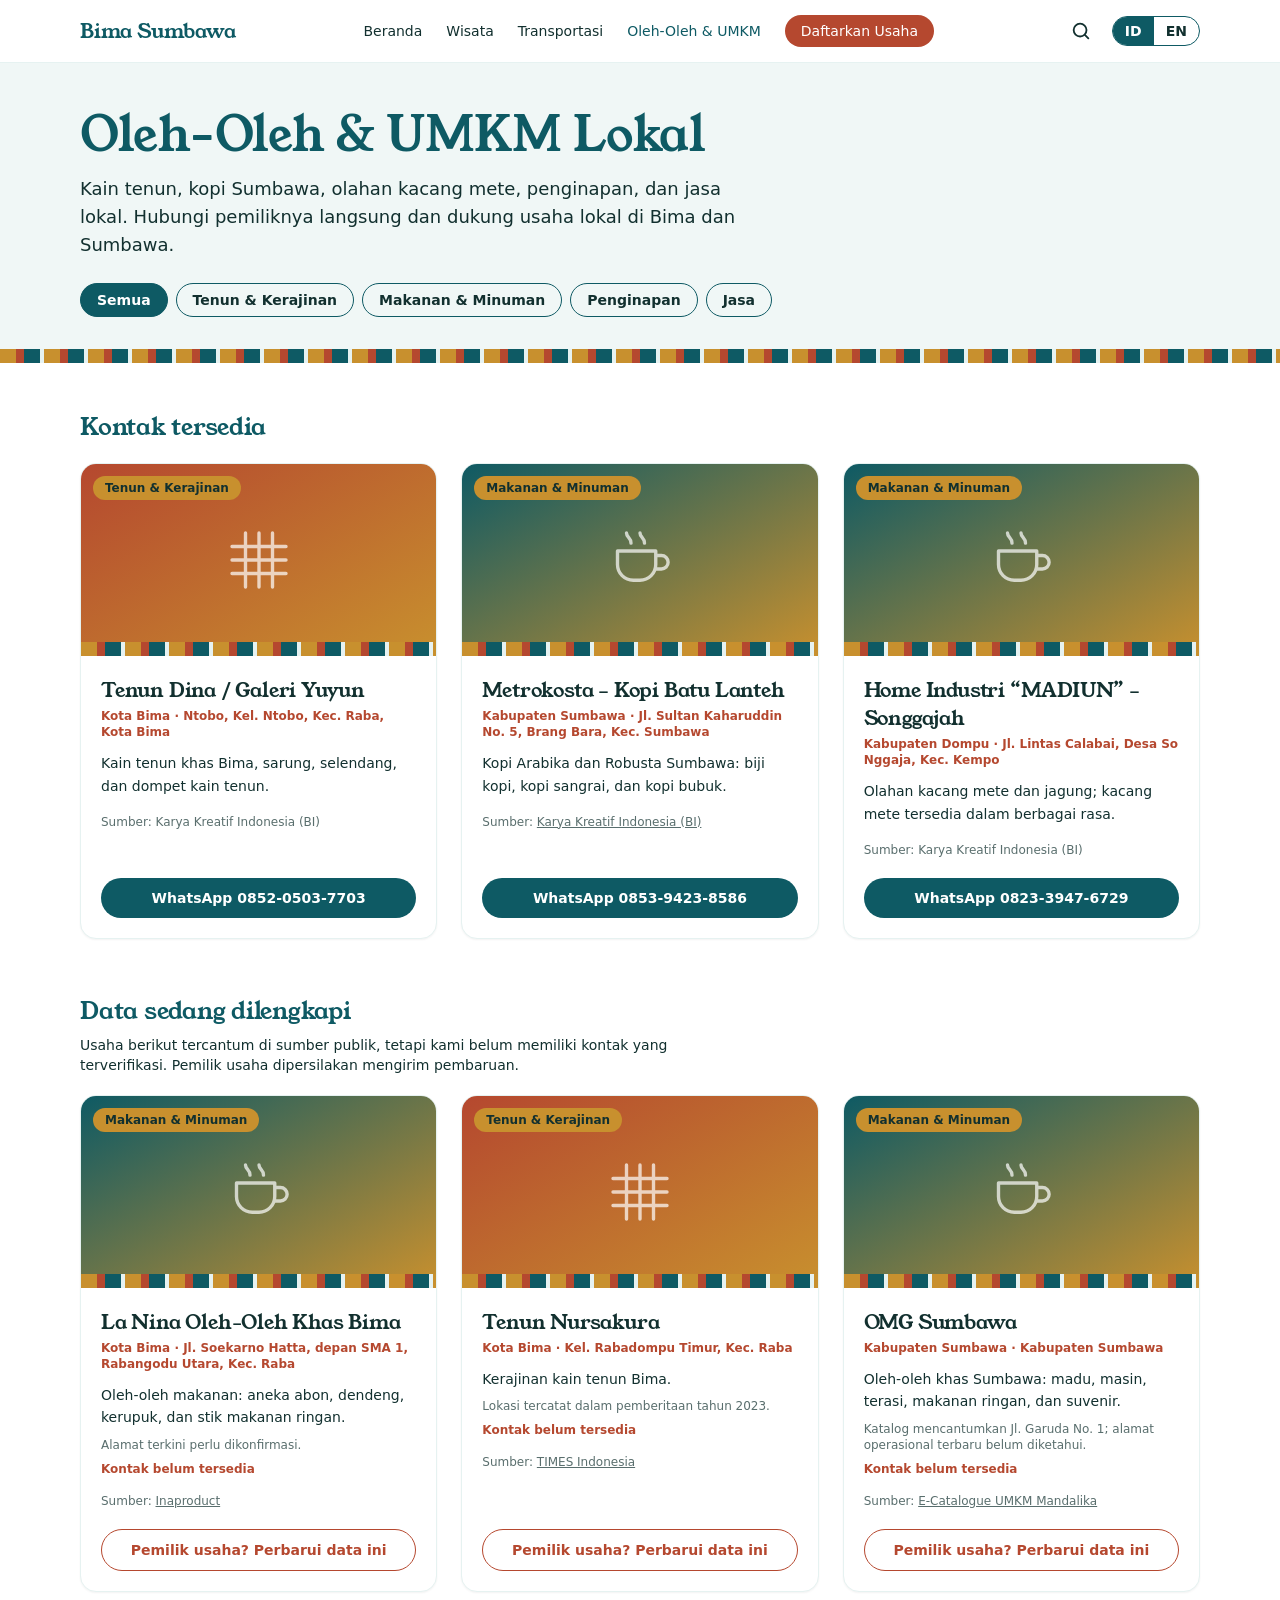
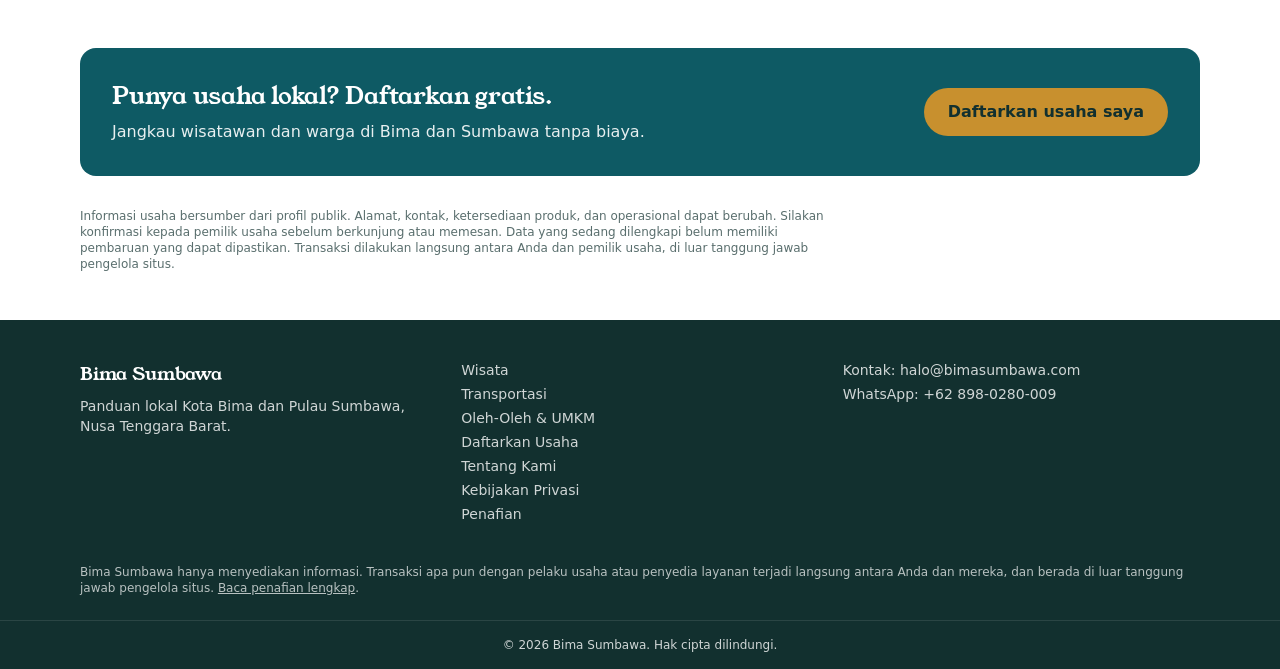
<file: umkm.html>
<!DOCTYPE html>
<html lang="id">
<head>
<meta charset="UTF-8">
<meta name="viewport" content="width=device-width, initial-scale=1">
<!-- ===== SEO: ganti bimasumbawa.com dengan domain Anda setelah membeli domain ===== -->
<title>Oleh-Oleh Khas Bima &amp; UMKM Sumbawa | Bima Sumbawa</title>
<meta name="description" content="Oleh-oleh khas Bima dan Sumbawa: tenun Bima, kopi Sumbawa, olahan kacang mete, dan UMKM lokal. Hubungi pembuatnya langsung lewat WhatsApp.">
<link rel="canonical" href="https://bimasumbawa.com/umkm">
<meta property="og:type" content="website">
<meta property="og:title" content="Oleh-Oleh Khas Bima &amp; UMKM Sumbawa | Bima Sumbawa">
<meta property="og:description" content="Oleh-oleh khas Bima dan Sumbawa: tenun Bima, kopi Sumbawa, olahan kacang mete, dan UMKM lokal. Hubungi pembuatnya langsung lewat WhatsApp.">
<meta property="og:image" content="https://images.unsplash.com/photo-1507525428034-b723cf961d3e?auto=format&fit=crop&w=1200&q=75">
<meta property="og:url" content="https://bimasumbawa.com/umkm">
<link rel="icon" href="data:image/svg+xml,%3Csvg xmlns='http://www.w3.org/2000/svg' viewBox='0 0 100 100'%3E%3Crect width='100' height='100' rx='22' fill='%230E5A64'/%3E%3Cpath d='M15 62q17-22 35 0t35 0v20H15z' fill='%23C8902E'/%3E%3C/svg%3E">
<link rel="preload" href="assets/fonts/figtree-latin-wght-normal.woff2" as="font" type="font/woff2" crossorigin>
<link rel="preload" href="assets/fonts/young-serif-latin-400-normal.woff2" as="font" type="font/woff2" crossorigin>
<!-- CSS Tailwind hasil kompilasi (ringan). Jangan diedit manual. -->
<link rel="stylesheet" href="assets/css/style.css">

<script type="application/ld+json">
{"@context": "https://schema.org", "@type": "ItemList", "name": "UMKM dan Oleh-Oleh Bima dan Sumbawa", "itemListElement": [{"@type": "ListItem", "position": 1, "item": {"@type": "LocalBusiness", "name": "Tenun Dina / Galeri Yuyun", "description": "Kain tenun khas Bima, sarung, selendang, dan dompet kain tenun.", "url": "https://bimasumbawa.com/umkm#tenun-dina-galeri-yuyun", "address": {"@type": "PostalAddress", "streetAddress": "Ntobo, Kel. Ntobo, Kec. Raba, Kota Bima", "addressLocality": "Kota Bima", "addressRegion": "Nusa Tenggara Barat", "addressCountry": "ID"}, "telephone": "+6285205037703"}}, {"@type": "ListItem", "position": 2, "item": {"@type": "LocalBusiness", "name": "Metrokosta – Kopi Batu Lanteh", "description": "Kopi Arabika dan Robusta Sumbawa: biji kopi, kopi sangrai, dan kopi bubuk.", "url": "https://bimasumbawa.com/umkm#metrokosta-kopi-batu-lanteh", "address": {"@type": "PostalAddress", "streetAddress": "Jl. Sultan Kaharuddin No. 5, Brang Bara, Kec. Sumbawa", "addressLocality": "Kabupaten Sumbawa", "addressRegion": "Nusa Tenggara Barat", "addressCountry": "ID"}, "telephone": "+6285394238586"}}, {"@type": "ListItem", "position": 3, "item": {"@type": "LocalBusiness", "name": "Home Industri “MADIUN” – Songgajah", "description": "Olahan kacang mete dan jagung; kacang mete tersedia dalam berbagai rasa.", "url": "https://bimasumbawa.com/umkm#home-industri-madiun-songgajah", "address": {"@type": "PostalAddress", "streetAddress": "Jl. Lintas Calabai, Desa So Nggaja, Kec. Kempo", "addressLocality": "Kabupaten Dompu", "addressRegion": "Nusa Tenggara Barat", "addressCountry": "ID"}, "telephone": "+6282339476729"}}, {"@type": "ListItem", "position": 4, "item": {"@type": "LocalBusiness", "name": "La Nina Oleh-Oleh Khas Bima", "description": "Oleh-oleh makanan: aneka abon, dendeng, kerupuk, dan stik makanan ringan.", "url": "https://bimasumbawa.com/umkm#la-nina-oleh-oleh-khas-bima", "address": {"@type": "PostalAddress", "streetAddress": "Jl. Soekarno Hatta, depan SMA 1, Rabangodu Utara, Kec. Raba", "addressLocality": "Kota Bima", "addressRegion": "Nusa Tenggara Barat", "addressCountry": "ID"}}}, {"@type": "ListItem", "position": 5, "item": {"@type": "LocalBusiness", "name": "Tenun Nursakura", "description": "Kerajinan kain tenun Bima.", "url": "https://bimasumbawa.com/umkm#tenun-nursakura", "address": {"@type": "PostalAddress", "streetAddress": "Kel. Rabadompu Timur, Kec. Raba", "addressLocality": "Kota Bima", "addressRegion": "Nusa Tenggara Barat", "addressCountry": "ID"}}}, {"@type": "ListItem", "position": 6, "item": {"@type": "LocalBusiness", "name": "OMG Sumbawa", "description": "Oleh-oleh khas Sumbawa: madu, masin, terasi, makanan ringan, dan suvenir.", "url": "https://bimasumbawa.com/umkm#omg-sumbawa", "address": {"@type": "PostalAddress", "streetAddress": "Kabupaten Sumbawa", "addressLocality": "Kabupaten Sumbawa", "addressRegion": "Nusa Tenggara Barat", "addressCountry": "ID"}}}]}
</script>
<script type="application/ld+json">
{"@context": "https://schema.org", "@type": "BreadcrumbList", "itemListElement": [{"@type": "ListItem", "position": 1, "name": "Beranda", "item": "https://bimasumbawa.com/"}, {"@type": "ListItem", "position": 2, "name": "Oleh-Oleh & UMKM", "item": "https://bimasumbawa.com/umkm"}]}
</script>
</head>
<body class="bg-white text-tinta font-sans antialiased">

<!-- ===================== NAVBAR ===================== -->
<!-- Salin blok NAVBAR ini ke semua halaman. Teks: data-en = Inggris, isi tag = Indonesia -->
<header class="sticky top-0 z-40 bg-white/95 backdrop-blur border-b border-lautmuda">
  <nav class="max-w-6xl mx-auto flex items-center justify-between px-4 py-3" aria-label="Menu utama">
    <a href="index.html" class="font-serif text-xl font-bold text-laut">Bima Sumbawa</a>
    <ul class="hidden md:flex items-center gap-6 text-sm font-medium">
      <li><a class="hover:text-laut" href="index.html" data-en="Home">Beranda</a></li>
      <li><a class="hover:text-laut" href="wisata.html" data-en="Attractions">Wisata</a></li>
      <li><a class="hover:text-laut" href="transportasi.html" data-en="Transport">Transportasi</a></li>
      <li><a class="text-laut" href="umkm.html" data-en="Souvenirs &amp; Local Business">Oleh-Oleh &amp; UMKM</a></li>
      <li><a class="rounded-full bg-tanah text-white px-4 py-2 hover:opacity-90" href="kontak.html" data-en="List Your Business">Daftarkan Usaha</a></li>
    </ul>
    <div class="flex items-center gap-1.5 sm:gap-3">
      <!-- Tombol cari (kaca pembesar): dibuka oleh assets/js/pencarian.js -->
      <button type="button" id="cari-btn" class="p-2 text-tinta hover:text-laut" aria-label="Cari / Search" aria-haspopup="dialog" aria-expanded="false"><svg width="22" height="22" viewBox="0 0 24 24" fill="none" stroke="currentColor" stroke-width="2" stroke-linecap="round" aria-hidden="true"><circle cx="11" cy="11" r="7"/><path d="M20 20l-3.5-3.5"/></svg></button>
      <!-- Tombol bahasa -->
      <div class="flex text-sm font-semibold border border-laut rounded-full overflow-hidden" role="group" aria-label="Bahasa">
        <button type="button" data-lang="id" class="px-3 py-1">ID</button>
        <button type="button" data-lang="en" class="px-3 py-1">EN</button>
      </div>
      <button id="menu-btn" type="button" class="md:hidden p-2" aria-label="Buka menu" aria-expanded="false">
        <svg width="24" height="24" fill="none" stroke="currentColor" stroke-width="2"><path d="M3 6h18M3 12h18M3 18h18"/></svg>
      </button>
    </div>
  </nav>
  <!-- Menu HP -->
  <ul id="menu-hp" class="hidden md:hidden px-4 pb-4 space-y-1 text-base font-medium">
    <li><a class="block py-2" href="index.html" data-en="Home">Beranda</a></li>
    <li><a class="block py-2" href="wisata.html" data-en="Attractions">Wisata</a></li>
    <li><a class="block py-2" href="transportasi.html" data-en="Transport">Transportasi</a></li>
    <li><a class="block py-2" href="umkm.html" data-en="Souvenirs &amp; Local Business">Oleh-Oleh &amp; UMKM</a></li>
    <li><a class="block py-2 text-tanah font-semibold" href="kontak.html" data-en="List Your Business">Daftarkan Usaha</a></li>
  </ul>
</header>

<main>
<section class="bg-lautmuda/60">
  <div class="max-w-6xl mx-auto px-4 pt-12 pb-8">
    <h1 class="font-serif text-4xl md:text-5xl text-laut" data-en="Souvenirs &amp; Local Businesses">Oleh-Oleh &amp; UMKM Lokal</h1>
    <p class="mt-4 max-w-2xl text-lg" data-en="Woven cloth, Sumbawa coffee, cashew snacks, lodging, and local services. Contact the owners directly and support local businesses in Bima and Sumbawa.">Kain tenun, kopi Sumbawa, olahan kacang mete, penginapan, dan jasa lokal. Hubungi pemiliknya langsung dan dukung usaha lokal di Bima dan Sumbawa.</p>
    <div class="mt-6 flex flex-wrap gap-2">
      <button type="button" data-filter="semua" class="chip rounded-full border border-laut px-4 py-1.5 text-sm font-semibold" data-en="All">Semua</button>
      <button type="button" data-filter="kerajinan" class="chip rounded-full border border-laut px-4 py-1.5 text-sm font-semibold" data-en="Weaving &amp; Crafts">Tenun &amp; Kerajinan</button><button type="button" data-filter="makanan" class="chip rounded-full border border-laut px-4 py-1.5 text-sm font-semibold" data-en="Food &amp; Drink">Makanan &amp; Minuman</button><button type="button" data-filter="penginapan" class="chip rounded-full border border-laut px-4 py-1.5 text-sm font-semibold" data-en="Lodging">Penginapan</button><button type="button" data-filter="jasa" class="chip rounded-full border border-laut px-4 py-1.5 text-sm font-semibold" data-en="Services">Jasa</button>
    </div>
  </div>
  <div class="tenun" aria-hidden="true"></div>
</section>

<section class="max-w-6xl mx-auto px-4 py-12">
<!-- =====================================================================
  CARA MENAMBAH USAHA BARU
  CARA TERMUDAH: pakai alat-pembuat-kartu.html (file pribadi Anda), isi formulir, salin kode,
  lalu tempel sebelum tanda AKHIR DAFTAR yang sesuai. Cara manual ada di bawah.
  1. Salin SELURUH blok kartu (dari "article" sampai penutupnya).
  2. Tempel di dalam grid yang sesuai, sebelum tanda "AKHIR" grid itu.
  3. Ganti: data-cat (kerajinan atau makanan), nama, badge kategori, wilayah,
     deskripsi, nomor WhatsApp (format 62..., tanpa 0 di depan, di href wa.me)
     dan nomor yang tampil, serta sumber. Teks Inggris di data-en.
  4. FOTO: ganti blok kotak warna (div class="h-48 ...") dengan
     img src="ALAMAT_FOTO" alt="Foto NAMA USAHA" class="h-48 w-full object-cover"
     dan tulis sumber/izin foto di bawah nama (atau di baris Sumber).
  5. TAMPIL DI BERANDA (bagian "Dukung UMKM & Oleh-Oleh Lokal"):
     tambahkan kata pada tag article kartu usaha:
       data-beranda  = usaha tampil di Beranda (tanpa badge)
       data-mitra    = usaha tampil di Beranda DAN diberi badge "Mitra Pilihan"
                       (mitra selalu ditampilkan lebih dulu)
     Contoh: article data-cat="makanan" data-mitra class="..."
     Maksimal 3 kartu di Beranda (atur di index.html pada MAKS_UMKM).
     Pasang data-mitra hanya untuk usaha yang benar-benar bermitra.
     Hapus kata itu untuk mencabutnya. Nomor WhatsApp, nama, dan deskripsi
     ikut otomatis dari kartu ini.
  Contoh kartu siap salin:

<article id="nama-usaha" data-cat="makanan" class="scroll-mt-24 rounded-2xl bg-white border border-lautmuda overflow-hidden shadow-sm hover:shadow-lg transition flex flex-col">
  <figure class="relative">
    <div class="relative h-48 w-full bg-gradient-to-br from-laut to-emas flex items-center justify-center text-white/70" role="img" aria-label="Foto produk segera hadir"><svg viewBox="0 0 64 64" width="72" height="72" fill="none" stroke="currentColor" stroke-width="3" stroke-linecap="round" stroke-linejoin="round" aria-hidden="true"><path d="M12 24h34v12a14 14 0 0 1-14 14h-6a14 14 0 0 1-14-14V24zM46 28h5a6 6 0 0 1 0 12h-5M20 8c0 4 4 4 4 9M32 8c0 4 4 4 4 9"/></svg><div class="tenun absolute bottom-0 inset-x-0" aria-hidden="true"></div></div>
    <span class="absolute top-3 left-3 rounded-full bg-emas text-tinta text-xs font-semibold px-3 py-1" data-en="Food &amp; Drink">Makanan &amp; Minuman</span>
  </figure>
  <div class="p-5 flex flex-col grow">
    <h3 class="font-serif text-xl">NAMA USAHA</h3>
    <p class="mt-1 text-xs font-semibold text-tanah"><span data-en="Bima City">Kota Bima</span> · Alamat singkat</p>
    <p class="mt-3 text-sm leading-relaxed" data-en="Product description (English).">Deskripsi produk (Indonesia).</p>
    <p class="sumber mt-4 text-xs text-tinta/70"><span data-en="Source:">Sumber:</span> <a class="underline" href="https://alamat-sumber.com" target="_blank" rel="noopener">Nama sumber</a></p>
    <div class="grow"></div><a href="https://wa.me/62812XXXXXXXX?text=Halo%2C%20saya%20melihat%20NAMA%20USAHA%20di%20Bima%20Sumbawa%20dan%20ingin%20bertanya." target="_blank" rel="noopener" class="mt-5 rounded-full bg-laut text-white text-sm font-semibold text-center px-5 py-2.5 hover:opacity-90">WhatsApp 0812-XXXX-XXXX</a>
  </div>
</article>
====================================================================== -->
<div data-grup>
<h2 class="font-serif text-2xl text-laut" data-en="Contact available">Kontak tersedia</h2>
<div class="mt-5 grid gap-6 sm:grid-cols-2 lg:grid-cols-3">

<article id="tenun-dina-galeri-yuyun" data-cat="kerajinan" data-beranda class="scroll-mt-24 rounded-2xl bg-white border border-lautmuda overflow-hidden shadow-sm hover:shadow-lg transition flex flex-col">
  <figure class="relative">
    <div class="relative h-48 w-full bg-gradient-to-br from-tanah to-emas flex items-center justify-center text-white/70" role="img" aria-label="Foto produk segera hadir"><svg viewBox="0 0 64 64" width="72" height="72" fill="none" stroke="currentColor" stroke-width="3" stroke-linecap="round" aria-hidden="true"><path d="M8 20h48M8 32h48M8 44h48M20 8v48M32 8v48M44 8v48"/></svg><div class="tenun absolute bottom-0 inset-x-0" aria-hidden="true"></div></div>
    <span class="absolute top-3 left-3 rounded-full bg-emas text-tinta text-xs font-semibold px-3 py-1" data-en="Weaving &amp; Crafts">Tenun &amp; Kerajinan</span>
  </figure>
  <div class="p-5 flex flex-col grow">
    <h3 class="font-serif text-xl">Tenun Dina / Galeri Yuyun</h3>
    <p class="mt-1 text-xs font-semibold text-tanah"><span data-en="Bima City">Kota Bima</span> · Ntobo, Kel. Ntobo, Kec. Raba, Kota Bima</p>
    <p class="mt-3 text-sm leading-relaxed" data-en="Bima woven cloth, sarongs, shawls, and woven fabric wallets.">Kain tenun khas Bima, sarung, selendang, dan dompet kain tenun.</p>
    <p class="sumber mt-4 text-xs text-tinta/70"><span data-en="Source:">Sumber:</span> Karya Kreatif Indonesia (BI)</p>
    <div class="grow"></div><a href="https://wa.me/6285205037703?text=Halo%2C%20saya%20melihat%20Tenun%20Dina%20/%20Galeri%20Yuyun%20di%20Bima%20Sumbawa%20dan%20ingin%20bertanya." target="_blank" rel="noopener" class="mt-5 rounded-full bg-laut text-white text-sm font-semibold text-center px-5 py-2.5 hover:opacity-90">WhatsApp 0852-0503-7703</a>
  </div>
</article>
<article id="metrokosta-kopi-batu-lanteh" data-cat="makanan" data-beranda class="scroll-mt-24 rounded-2xl bg-white border border-lautmuda overflow-hidden shadow-sm hover:shadow-lg transition flex flex-col">
  <figure class="relative">
    <div class="relative h-48 w-full bg-gradient-to-br from-laut to-emas flex items-center justify-center text-white/70" role="img" aria-label="Foto produk segera hadir"><svg viewBox="0 0 64 64" width="72" height="72" fill="none" stroke="currentColor" stroke-width="3" stroke-linecap="round" stroke-linejoin="round" aria-hidden="true"><path d="M12 24h34v12a14 14 0 0 1-14 14h-6a14 14 0 0 1-14-14V24zM46 28h5a6 6 0 0 1 0 12h-5M20 8c0 4 4 4 4 9M32 8c0 4 4 4 4 9"/></svg><div class="tenun absolute bottom-0 inset-x-0" aria-hidden="true"></div></div>
    <span class="absolute top-3 left-3 rounded-full bg-emas text-tinta text-xs font-semibold px-3 py-1" data-en="Food &amp; Drink">Makanan &amp; Minuman</span>
  </figure>
  <div class="p-5 flex flex-col grow">
    <h3 class="font-serif text-xl">Metrokosta – Kopi Batu Lanteh</h3>
    <p class="mt-1 text-xs font-semibold text-tanah"><span data-en="Sumbawa Regency">Kabupaten Sumbawa</span> · Jl. Sultan Kaharuddin No. 5, Brang Bara, Kec. Sumbawa</p>
    <p class="mt-3 text-sm leading-relaxed" data-en="Sumbawa Arabica and Robusta coffee: beans, roasted coffee, and ground coffee.">Kopi Arabika dan Robusta Sumbawa: biji kopi, kopi sangrai, dan kopi bubuk.</p>
    <p class="sumber mt-4 text-xs text-tinta/70"><span data-en="Source:">Sumber:</span> <a class="underline" href="https://bm.karyakreatifindonesia.co.id/umkm/metrokosta-kopi-batu-lanteh" target="_blank" rel="noopener">Karya Kreatif Indonesia (BI)</a></p>
    <div class="grow"></div><a href="https://wa.me/6285394238586?text=Halo%2C%20saya%20melihat%20Metrokosta%20%E2%80%93%20Kopi%20Batu%20Lanteh%20di%20Bima%20Sumbawa%20dan%20ingin%20bertanya." target="_blank" rel="noopener" class="mt-5 rounded-full bg-laut text-white text-sm font-semibold text-center px-5 py-2.5 hover:opacity-90">WhatsApp 0853-9423-8586</a>
  </div>
</article>
<article id="home-industri-madiun-songgajah" data-cat="makanan" data-beranda class="scroll-mt-24 rounded-2xl bg-white border border-lautmuda overflow-hidden shadow-sm hover:shadow-lg transition flex flex-col">
  <figure class="relative">
    <div class="relative h-48 w-full bg-gradient-to-br from-laut to-emas flex items-center justify-center text-white/70" role="img" aria-label="Foto produk segera hadir"><svg viewBox="0 0 64 64" width="72" height="72" fill="none" stroke="currentColor" stroke-width="3" stroke-linecap="round" stroke-linejoin="round" aria-hidden="true"><path d="M12 24h34v12a14 14 0 0 1-14 14h-6a14 14 0 0 1-14-14V24zM46 28h5a6 6 0 0 1 0 12h-5M20 8c0 4 4 4 4 9M32 8c0 4 4 4 4 9"/></svg><div class="tenun absolute bottom-0 inset-x-0" aria-hidden="true"></div></div>
    <span class="absolute top-3 left-3 rounded-full bg-emas text-tinta text-xs font-semibold px-3 py-1" data-en="Food &amp; Drink">Makanan &amp; Minuman</span>
  </figure>
  <div class="p-5 flex flex-col grow">
    <h3 class="font-serif text-xl">Home Industri “MADIUN” – Songgajah</h3>
    <p class="mt-1 text-xs font-semibold text-tanah"><span data-en="Dompu Regency">Kabupaten Dompu</span> · Jl. Lintas Calabai, Desa So Nggaja, Kec. Kempo</p>
    <p class="mt-3 text-sm leading-relaxed" data-en="Cashew and corn snacks; cashews come in a range of flavors.">Olahan kacang mete dan jagung; kacang mete tersedia dalam berbagai rasa.</p>
    <p class="sumber mt-4 text-xs text-tinta/70"><span data-en="Source:">Sumber:</span> Karya Kreatif Indonesia (BI)</p>
    <div class="grow"></div><a href="https://wa.me/6282339476729?text=Halo%2C%20saya%20melihat%20Home%20Industri%20%E2%80%9CMADIUN%E2%80%9D%20%E2%80%93%20Songgajah%20di%20Bima%20Sumbawa%20dan%20ingin%20bertanya." target="_blank" rel="noopener" class="mt-5 rounded-full bg-laut text-white text-sm font-semibold text-center px-5 py-2.5 hover:opacity-90">WhatsApp 0823-3947-6729</a>
  </div>
</article>

<!-- ===== AKHIR DAFTAR KONTAK TERSEDIA ===== -->
</div>
</div>

<div data-grup>
<h2 class="mt-14 font-serif text-2xl text-laut" data-en="Listings being completed">Data sedang dilengkapi</h2>
<p class="mt-2 max-w-2xl text-sm" data-en="These businesses appear in public sources, but we do not yet have a verified contact. Owners are welcome to send updates.">Usaha berikut tercantum di sumber publik, tetapi kami belum memiliki kontak yang terverifikasi. Pemilik usaha dipersilakan mengirim pembaruan.</p>
<div class="mt-5 grid gap-6 sm:grid-cols-2 lg:grid-cols-3">

<article id="la-nina-oleh-oleh-khas-bima" data-cat="makanan" class="scroll-mt-24 rounded-2xl bg-white border border-lautmuda overflow-hidden shadow-sm hover:shadow-lg transition flex flex-col">
  <figure class="relative">
    <div class="relative h-48 w-full bg-gradient-to-br from-laut to-emas flex items-center justify-center text-white/70" role="img" aria-label="Foto produk segera hadir"><svg viewBox="0 0 64 64" width="72" height="72" fill="none" stroke="currentColor" stroke-width="3" stroke-linecap="round" stroke-linejoin="round" aria-hidden="true"><path d="M12 24h34v12a14 14 0 0 1-14 14h-6a14 14 0 0 1-14-14V24zM46 28h5a6 6 0 0 1 0 12h-5M20 8c0 4 4 4 4 9M32 8c0 4 4 4 4 9"/></svg><div class="tenun absolute bottom-0 inset-x-0" aria-hidden="true"></div></div>
    <span class="absolute top-3 left-3 rounded-full bg-emas text-tinta text-xs font-semibold px-3 py-1" data-en="Food &amp; Drink">Makanan &amp; Minuman</span>
  </figure>
  <div class="p-5 flex flex-col grow">
    <h3 class="font-serif text-xl">La Nina Oleh-Oleh Khas Bima</h3>
    <p class="mt-1 text-xs font-semibold text-tanah"><span data-en="Bima City">Kota Bima</span> · Jl. Soekarno Hatta, depan SMA 1, Rabangodu Utara, Kec. Raba</p>
    <p class="mt-3 text-sm leading-relaxed" data-en="Food souvenirs: assorted shredded meat (abon), dendeng, crackers, and snack sticks.">Oleh-oleh makanan: aneka abon, dendeng, kerupuk, dan stik makanan ringan.</p><p class="catatan mt-2 text-xs text-tinta/70" data-en="Current address needs confirming.">Alamat terkini perlu dikonfirmasi.</p><p class="catatan mt-2 text-xs font-semibold text-tanah" data-en="Contact not yet available">Kontak belum tersedia</p>
    <p class="sumber mt-4 text-xs text-tinta/70"><span data-en="Source:">Sumber:</span> <a class="underline" href="https://inaproduct.com/company/la-nina-oleh-oleh-khas-bima" target="_blank" rel="noopener">Inaproduct</a></p>
    <div class="grow"></div><a href="kontak.html" class="mt-5 rounded-full border border-tanah text-tanah text-sm font-semibold text-center px-5 py-2.5 hover:bg-tanah hover:text-white" data-en="Business owner? Update this listing">Pemilik usaha? Perbarui data ini</a>
  </div>
</article>
<article id="tenun-nursakura" data-cat="kerajinan" class="scroll-mt-24 rounded-2xl bg-white border border-lautmuda overflow-hidden shadow-sm hover:shadow-lg transition flex flex-col">
  <figure class="relative">
    <div class="relative h-48 w-full bg-gradient-to-br from-tanah to-emas flex items-center justify-center text-white/70" role="img" aria-label="Foto produk segera hadir"><svg viewBox="0 0 64 64" width="72" height="72" fill="none" stroke="currentColor" stroke-width="3" stroke-linecap="round" aria-hidden="true"><path d="M8 20h48M8 32h48M8 44h48M20 8v48M32 8v48M44 8v48"/></svg><div class="tenun absolute bottom-0 inset-x-0" aria-hidden="true"></div></div>
    <span class="absolute top-3 left-3 rounded-full bg-emas text-tinta text-xs font-semibold px-3 py-1" data-en="Weaving &amp; Crafts">Tenun &amp; Kerajinan</span>
  </figure>
  <div class="p-5 flex flex-col grow">
    <h3 class="font-serif text-xl">Tenun Nursakura</h3>
    <p class="mt-1 text-xs font-semibold text-tanah"><span data-en="Bima City">Kota Bima</span> · Kel. Rabadompu Timur, Kec. Raba</p>
    <p class="mt-3 text-sm leading-relaxed" data-en="Bima woven cloth crafts.">Kerajinan kain tenun Bima.</p><p class="catatan mt-2 text-xs text-tinta/70" data-en="Location recorded in 2023 news coverage.">Lokasi tercatat dalam pemberitaan tahun 2023.</p><p class="catatan mt-2 text-xs font-semibold text-tanah" data-en="Contact not yet available">Kontak belum tersedia</p>
    <p class="sumber mt-4 text-xs text-tinta/70"><span data-en="Source:">Sumber:</span> <a class="underline" href="https://timesindonesia.co.id/peristiwa-daerah/473394/kunker-perdana-di-bima-lalu-gita-ariadi-bela-beli-produk-tenun-nggoli-mbojo" target="_blank" rel="noopener">TIMES Indonesia</a></p>
    <div class="grow"></div><a href="kontak.html" class="mt-5 rounded-full border border-tanah text-tanah text-sm font-semibold text-center px-5 py-2.5 hover:bg-tanah hover:text-white" data-en="Business owner? Update this listing">Pemilik usaha? Perbarui data ini</a>
  </div>
</article>
<article id="omg-sumbawa" data-cat="makanan" class="scroll-mt-24 rounded-2xl bg-white border border-lautmuda overflow-hidden shadow-sm hover:shadow-lg transition flex flex-col">
  <figure class="relative">
    <div class="relative h-48 w-full bg-gradient-to-br from-laut to-emas flex items-center justify-center text-white/70" role="img" aria-label="Foto produk segera hadir"><svg viewBox="0 0 64 64" width="72" height="72" fill="none" stroke="currentColor" stroke-width="3" stroke-linecap="round" stroke-linejoin="round" aria-hidden="true"><path d="M12 24h34v12a14 14 0 0 1-14 14h-6a14 14 0 0 1-14-14V24zM46 28h5a6 6 0 0 1 0 12h-5M20 8c0 4 4 4 4 9M32 8c0 4 4 4 4 9"/></svg><div class="tenun absolute bottom-0 inset-x-0" aria-hidden="true"></div></div>
    <span class="absolute top-3 left-3 rounded-full bg-emas text-tinta text-xs font-semibold px-3 py-1" data-en="Food &amp; Drink">Makanan &amp; Minuman</span>
  </figure>
  <div class="p-5 flex flex-col grow">
    <h3 class="font-serif text-xl">OMG Sumbawa</h3>
    <p class="mt-1 text-xs font-semibold text-tanah"><span data-en="Sumbawa Regency">Kabupaten Sumbawa</span> · Kabupaten Sumbawa</p>
    <p class="mt-3 text-sm leading-relaxed" data-en="Sumbawa souvenirs: honey, masin, shrimp paste, snacks, and keepsakes.">Oleh-oleh khas Sumbawa: madu, masin, terasi, makanan ringan, dan suvenir.</p><p class="catatan mt-2 text-xs text-tinta/70" data-en="The catalogue lists Jl. Garuda No. 1; the latest operating address is unknown.">Katalog mencantumkan Jl. Garuda No. 1; alamat operasional terbaru belum diketahui.</p><p class="catatan mt-2 text-xs font-semibold text-tanah" data-en="Contact not yet available">Kontak belum tersedia</p>
    <p class="sumber mt-4 text-xs text-tinta/70"><span data-en="Source:">Sumber:</span> <a class="underline" href="https://fliphtml5.com/scwux/kkpw/E-Catalogue_UMKM_Mandalika/" target="_blank" rel="noopener">E-Catalogue UMKM Mandalika</a></p>
    <div class="grow"></div><a href="kontak.html" class="mt-5 rounded-full border border-tanah text-tanah text-sm font-semibold text-center px-5 py-2.5 hover:bg-tanah hover:text-white" data-en="Business owner? Update this listing">Pemilik usaha? Perbarui data ini</a>
  </div>
</article>

<!-- ===== AKHIR DAFTAR DATA SEDANG DILENGKAPI ===== -->
</div>
</div>
<div id="kosong" class="hidden mt-10 rounded-xl border border-lautmuda bg-lautmuda/40 p-6 text-center"><p data-en="No businesses in this category yet.">Belum ada usaha di kategori ini.</p><a class="mt-2 inline-block font-semibold text-tanah underline" href="kontak.html" data-en="Be the first: list your business">Jadilah yang pertama: daftarkan usaha Anda</a></div>

<div class="mt-14 rounded-2xl bg-laut text-white p-8 md:flex items-center justify-between gap-8">
  <div class="max-w-xl">
    <h2 class="font-serif text-2xl" data-en="Run a local business? List it for free.">Punya usaha lokal? Daftarkan gratis.</h2>
    <p class="mt-2 text-white/90" data-en="Reach travelers and residents across Bima and Sumbawa at no cost.">Jangkau wisatawan dan warga di Bima dan Sumbawa tanpa biaya.</p>
  </div>
  <a href="kontak.html" class="mt-5 md:mt-0 inline-block rounded-full bg-emas text-tinta font-semibold px-6 py-3 hover:opacity-90" data-en="Register my business">Daftarkan usaha saya</a>
</div>

<p class="mt-8 text-xs text-tinta/70 max-w-3xl" data-en="Business information comes from public profiles. Addresses, contacts, product availability, and operations may change. Please confirm with the owner before visiting or ordering. Listings marked as being completed have no verified update. Transactions take place directly between you and the business owner and are outside the site operator’s responsibility.">Informasi usaha bersumber dari profil publik. Alamat, kontak, ketersediaan produk, dan operasional dapat berubah. Silakan konfirmasi kepada pemilik usaha sebelum berkunjung atau memesan. Data yang sedang dilengkapi belum memiliki pembaruan yang dapat dipastikan. Transaksi dilakukan langsung antara Anda dan pemilik usaha, di luar tanggung jawab pengelola situs.</p>
</section>
</main>

<!-- ===================== FOOTER ===================== -->
<footer class="bg-tinta text-white/80">
  <div class="max-w-6xl mx-auto px-4 py-10 grid gap-6 md:grid-cols-3 text-sm">
    <div>
      <p class="font-serif text-lg text-white">Bima Sumbawa</p>
      <p class="mt-2" data-en="A local guide to Bima City and Sumbawa Island, West Nusa Tenggara.">Panduan lokal Kota Bima dan Pulau Sumbawa, Nusa Tenggara Barat.</p>
    </div>
    <ul class="space-y-1">
      <li><a href="wisata.html" data-en="Attractions">Wisata</a></li>
      <li><a href="transportasi.html" data-en="Transport">Transportasi</a></li>
      <li><a href="umkm.html" data-en="Souvenirs &amp; Local Business">Oleh-Oleh &amp; UMKM</a></li>
      <li><a href="kontak.html" data-en="List Your Business">Daftarkan Usaha</a></li>
      <li><a href="tentang.html" data-en="About Us">Tentang Kami</a></li>
      <li><a href="privasi.html" data-en="Privacy Policy">Kebijakan Privasi</a></li>
      <li><a href="tentang.html#penafian" data-en="Disclaimer">Penafian</a></li>
    </ul>
    <div>
      <p><span data-en="Contact:">Kontak:</span> <a href="mailto:halo@bimasumbawa.com">halo@bimasumbawa.com</a></p>
      <p class="mt-1">WhatsApp: <a href="#" data-wa="Halo Bima Sumbawa" target="_blank" rel="noopener">+62 898-0280-009</a></p>
    </div>
  </div>
  <p class="max-w-6xl mx-auto px-4 pb-6 text-xs text-white/70"><span data-en="Bima Sumbawa only provides information. Any transaction with a business or service provider happens directly between you and them, and is outside the site operator’s responsibility.">Bima Sumbawa hanya menyediakan informasi. Transaksi apa pun dengan pelaku usaha atau penyedia layanan terjadi langsung antara Anda dan mereka, dan berada di luar tanggung jawab pengelola situs.</span> <a class="underline" href="tentang.html#penafian" data-en="Read the full disclaimer">Baca penafian lengkap</a>.</p>
  <p class="border-t border-white/10 py-4 text-center text-xs">&copy; <span id="tahun">2026</span> Bima Sumbawa. <span data-en="All rights reserved.">Hak cipta dilindungi.</span></p>
</footer>

<script src="assets/js/bahasa.js"></script>
<script src="assets/js/pencarian.js" defer></script>
<script>
/* Filter kategori: menyembunyikan/menampilkan kartu berdasarkan data-cat */
(function(){
  const chips=document.querySelectorAll('.chip'), cards=document.querySelectorAll('[data-cat]');
  function pilih(k){
    cards.forEach(c=>c.classList.toggle('hidden',k!=='semua'&&c.dataset.cat!==k));
    let tampil=0;
    document.querySelectorAll('[data-grup]').forEach(g=>{const n=g.querySelectorAll('[data-cat]:not(.hidden)').length;g.classList.toggle('hidden',n===0);tampil+=n;});
    document.getElementById('kosong').classList.toggle('hidden',tampil>0);
    chips.forEach(b=>{const a=b.dataset.filter===k;b.classList.toggle('bg-laut',a);b.classList.toggle('text-white',a);});
  }
  chips.forEach(b=>b.addEventListener('click',()=>pilih(b.dataset.filter)));
  pilih('semua');
})();
</script>
</body>
</html>
</file>
<file: assets/css/style.css>
*,:after,:before{--tw-border-spacing-x:0;--tw-border-spacing-y:0;--tw-translate-x:0;--tw-translate-y:0;--tw-rotate:0;--tw-skew-x:0;--tw-skew-y:0;--tw-scale-x:1;--tw-scale-y:1;--tw-pan-x: ;--tw-pan-y: ;--tw-pinch-zoom: ;--tw-scroll-snap-strictness:proximity;--tw-gradient-from-position: ;--tw-gradient-via-position: ;--tw-gradient-to-position: ;--tw-ordinal: ;--tw-slashed-zero: ;--tw-numeric-figure: ;--tw-numeric-spacing: ;--tw-numeric-fraction: ;--tw-ring-inset: ;--tw-ring-offset-width:0px;--tw-ring-offset-color:#fff;--tw-ring-color:rgba(59,130,246,.5);--tw-ring-offset-shadow:0 0 #0000;--tw-ring-shadow:0 0 #0000;--tw-shadow:0 0 #0000;--tw-shadow-colored:0 0 #0000;--tw-blur: ;--tw-brightness: ;--tw-contrast: ;--tw-grayscale: ;--tw-hue-rotate: ;--tw-invert: ;--tw-saturate: ;--tw-sepia: ;--tw-drop-shadow: ;--tw-backdrop-blur: ;--tw-backdrop-brightness: ;--tw-backdrop-contrast: ;--tw-backdrop-grayscale: ;--tw-backdrop-hue-rotate: ;--tw-backdrop-invert: ;--tw-backdrop-opacity: ;--tw-backdrop-saturate: ;--tw-backdrop-sepia: ;--tw-contain-size: ;--tw-contain-layout: ;--tw-contain-paint: ;--tw-contain-style: }::backdrop{--tw-border-spacing-x:0;--tw-border-spacing-y:0;--tw-translate-x:0;--tw-translate-y:0;--tw-rotate:0;--tw-skew-x:0;--tw-skew-y:0;--tw-scale-x:1;--tw-scale-y:1;--tw-pan-x: ;--tw-pan-y: ;--tw-pinch-zoom: ;--tw-scroll-snap-strictness:proximity;--tw-gradient-from-position: ;--tw-gradient-via-position: ;--tw-gradient-to-position: ;--tw-ordinal: ;--tw-slashed-zero: ;--tw-numeric-figure: ;--tw-numeric-spacing: ;--tw-numeric-fraction: ;--tw-ring-inset: ;--tw-ring-offset-width:0px;--tw-ring-offset-color:#fff;--tw-ring-color:rgba(59,130,246,.5);--tw-ring-offset-shadow:0 0 #0000;--tw-ring-shadow:0 0 #0000;--tw-shadow:0 0 #0000;--tw-shadow-colored:0 0 #0000;--tw-blur: ;--tw-brightness: ;--tw-contrast: ;--tw-grayscale: ;--tw-hue-rotate: ;--tw-invert: ;--tw-saturate: ;--tw-sepia: ;--tw-drop-shadow: ;--tw-backdrop-blur: ;--tw-backdrop-brightness: ;--tw-backdrop-contrast: ;--tw-backdrop-grayscale: ;--tw-backdrop-hue-rotate: ;--tw-backdrop-invert: ;--tw-backdrop-opacity: ;--tw-backdrop-saturate: ;--tw-backdrop-sepia: ;--tw-contain-size: ;--tw-contain-layout: ;--tw-contain-paint: ;--tw-contain-style: }/*! tailwindcss v3.4.19 | MIT License | https://tailwindcss.com*/*,:after,:before{box-sizing:border-box;border:0 solid #e5e7eb}:after,:before{--tw-content:""}:host,html{line-height:1.5;-webkit-text-size-adjust:100%;-moz-tab-size:4;-o-tab-size:4;tab-size:4;font-family:ui-sans-serif,system-ui,sans-serif,Apple Color Emoji,Segoe UI Emoji,Segoe UI Symbol,Noto Color Emoji;font-feature-settings:normal;font-variation-settings:normal;-webkit-tap-highlight-color:transparent}body{margin:0;line-height:inherit}hr{height:0;color:inherit;border-top-width:1px}abbr:where([title]){-webkit-text-decoration:underline dotted;text-decoration:underline dotted}h1,h2,h3,h4,h5,h6{font-size:inherit;font-weight:inherit}a{color:inherit;text-decoration:inherit}b,strong{font-weight:bolder}code,kbd,pre,samp{font-family:ui-monospace,SFMono-Regular,Menlo,Monaco,Consolas,Liberation Mono,Courier New,monospace;font-feature-settings:normal;font-variation-settings:normal;font-size:1em}small{font-size:80%}sub,sup{font-size:75%;line-height:0;position:relative;vertical-align:baseline}sub{bottom:-.25em}sup{top:-.5em}table{text-indent:0;border-color:inherit;border-collapse:collapse}button,input,optgroup,select,textarea{font-family:inherit;font-feature-settings:inherit;font-variation-settings:inherit;font-size:100%;font-weight:inherit;line-height:inherit;letter-spacing:inherit;color:inherit;margin:0;padding:0}button,select{text-transform:none}button,input:where([type=button]),input:where([type=reset]),input:where([type=submit]){-webkit-appearance:button;background-color:transparent;background-image:none}:-moz-focusring{outline:auto}:-moz-ui-invalid{box-shadow:none}progress{vertical-align:baseline}::-webkit-inner-spin-button,::-webkit-outer-spin-button{height:auto}[type=search]{-webkit-appearance:textfield;outline-offset:-2px}::-webkit-search-decoration{-webkit-appearance:none}::-webkit-file-upload-button{-webkit-appearance:button;font:inherit}summary{display:list-item}blockquote,dd,dl,figure,h1,h2,h3,h4,h5,h6,hr,p,pre{margin:0}fieldset{margin:0}fieldset,legend{padding:0}menu,ol,ul{list-style:none;margin:0;padding:0}dialog{padding:0}textarea{resize:vertical}input::-moz-placeholder,textarea::-moz-placeholder{opacity:1;color:#9ca3af}input::placeholder,textarea::placeholder{opacity:1;color:#9ca3af}[role=button],button{cursor:pointer}:disabled{cursor:default}audio,canvas,embed,iframe,img,object,svg,video{display:block;vertical-align:middle}img,video{max-width:100%;height:auto}[hidden]:where(:not([hidden=until-found])){display:none}.pointer-events-none{pointer-events:none}.fixed{position:fixed}.absolute{position:absolute}.relative{position:relative}.sticky{position:sticky}.inset-0{inset:0}.inset-x-0{left:0;right:0}.bottom-0{bottom:0}.bottom-3{bottom:.75rem}.left-3{left:.75rem}.left-4{left:1rem}.right-3{right:.75rem}.right-4{right:1rem}.top-0{top:0}.top-3{top:.75rem}.z-40{z-index:40}.z-50{z-index:50}.mx-auto{margin-left:auto;margin-right:auto}.mt-0\.5{margin-top:.125rem}.mt-1{margin-top:.25rem}.mt-10{margin-top:2.5rem}.mt-12{margin-top:3rem}.mt-14{margin-top:3.5rem}.mt-2{margin-top:.5rem}.mt-3{margin-top:.75rem}.mt-4{margin-top:1rem}.mt-5{margin-top:1.25rem}.mt-6{margin-top:1.5rem}.mt-8{margin-top:2rem}.block{display:block}.inline-block{display:inline-block}.flex{display:flex}.inline-flex{display:inline-flex}.grid{display:grid}.hidden{display:none}.h-48{height:12rem}.h-56{height:14rem}.h-64{height:16rem}.h-9{height:2.25rem}.h-full{height:100%}.max-h-\[80vh\]{max-height:80vh}.w-9{width:2.25rem}.w-full{width:100%}.min-w-0{min-width:0}.max-w-2xl{max-width:42rem}.max-w-3xl{max-width:48rem}.max-w-6xl{max-width:72rem}.max-w-xl{max-width:36rem}.shrink-0{flex-shrink:0}.grow{flex-grow:1}.cursor-pointer{cursor:pointer}.scroll-mt-24{scroll-margin-top:6rem}.list-disc{list-style-type:disc}.flex-col{flex-direction:column}.flex-wrap{flex-wrap:wrap}.items-start{align-items:flex-start}.items-end{align-items:flex-end}.items-center{align-items:center}.justify-center{justify-content:center}.justify-between{justify-content:space-between}.gap-1{gap:.25rem}.gap-1\.5{gap:.375rem}.gap-10{gap:2.5rem}.gap-2{gap:.5rem}.gap-3{gap:.75rem}.gap-4{gap:1rem}.gap-5{gap:1.25rem}.gap-6{gap:1.5rem}.gap-8{gap:2rem}.space-y-1>:not([hidden])~:not([hidden]){--tw-space-y-reverse:0;margin-top:calc(.25rem*(1 - var(--tw-space-y-reverse)));margin-bottom:calc(.25rem*var(--tw-space-y-reverse))}.space-y-2>:not([hidden])~:not([hidden]){--tw-space-y-reverse:0;margin-top:calc(.5rem*(1 - var(--tw-space-y-reverse)));margin-bottom:calc(.5rem*var(--tw-space-y-reverse))}.overflow-hidden{overflow:hidden}.overflow-y-auto{overflow-y:auto}.rounded-2xl{border-radius:1rem}.rounded-full{border-radius:9999px}.rounded-lg{border-radius:.5rem}.rounded-xl{border-radius:.75rem}.border{border-width:1px}.border-b{border-bottom-width:1px}.border-l-4{border-left-width:4px}.border-t{border-top-width:1px}.border-t-4{border-top-width:4px}.border-emas{--tw-border-opacity:1;border-color:rgb(200 144 46/var(--tw-border-opacity,1))}.border-emas\/60{border-color:rgba(200,144,46,.6)}.border-laut{--tw-border-opacity:1;border-color:rgb(14 90 100/var(--tw-border-opacity,1))}.border-lautmuda{--tw-border-opacity:1;border-color:rgb(230 242 241/var(--tw-border-opacity,1))}.border-tanah{--tw-border-opacity:1;border-color:rgb(181 72 47/var(--tw-border-opacity,1))}.border-white{--tw-border-opacity:1;border-color:rgb(255 255 255/var(--tw-border-opacity,1))}.border-white\/10{border-color:hsla(0,0%,100%,.1)}.border-t-emas{--tw-border-opacity:1;border-top-color:rgb(200 144 46/var(--tw-border-opacity,1))}.border-t-laut{--tw-border-opacity:1;border-top-color:rgb(14 90 100/var(--tw-border-opacity,1))}.border-t-tanah{--tw-border-opacity:1;border-top-color:rgb(181 72 47/var(--tw-border-opacity,1))}.bg-emas{--tw-bg-opacity:1;background-color:rgb(200 144 46/var(--tw-bg-opacity,1))}.bg-laut{--tw-bg-opacity:1;background-color:rgb(14 90 100/var(--tw-bg-opacity,1))}.bg-lautmuda{--tw-bg-opacity:1;background-color:rgb(230 242 241/var(--tw-bg-opacity,1))}.bg-lautmuda\/40{background-color:rgba(230,242,241,.4)}.bg-lautmuda\/50{background-color:rgba(230,242,241,.5)}.bg-lautmuda\/60{background-color:rgba(230,242,241,.6)}.bg-tanah{--tw-bg-opacity:1;background-color:rgb(181 72 47/var(--tw-bg-opacity,1))}.bg-tanah\/10{background-color:rgba(181,72,47,.1)}.bg-tinta{--tw-bg-opacity:1;background-color:rgb(18 48 47/var(--tw-bg-opacity,1))}.bg-tinta\/60{background-color:rgba(18,48,47,.6)}.bg-transparent{background-color:transparent}.bg-white{--tw-bg-opacity:1;background-color:rgb(255 255 255/var(--tw-bg-opacity,1))}.bg-white\/95{background-color:hsla(0,0%,100%,.95)}.bg-gradient-to-br{background-image:linear-gradient(to bottom right,var(--tw-gradient-stops))}.bg-gradient-to-t{background-image:linear-gradient(to top,var(--tw-gradient-stops))}.from-emas{--tw-gradient-from:#c8902e var(--tw-gradient-from-position);--tw-gradient-to:rgba(200,144,46,0) var(--tw-gradient-to-position);--tw-gradient-stops:var(--tw-gradient-from),var(--tw-gradient-to)}.from-laut{--tw-gradient-from:#0e5a64 var(--tw-gradient-from-position);--tw-gradient-to:rgba(14,90,100,0) var(--tw-gradient-to-position);--tw-gradient-stops:var(--tw-gradient-from),var(--tw-gradient-to)}.from-tanah{--tw-gradient-from:#b5482f var(--tw-gradient-from-position);--tw-gradient-to:rgba(181,72,47,0) var(--tw-gradient-to-position);--tw-gradient-stops:var(--tw-gradient-from),var(--tw-gradient-to)}.from-tinta\/85{--tw-gradient-from:rgba(18,48,47,.85) var(--tw-gradient-from-position);--tw-gradient-to:rgba(18,48,47,0) var(--tw-gradient-to-position);--tw-gradient-stops:var(--tw-gradient-from),var(--tw-gradient-to)}.via-laut{--tw-gradient-to:rgba(14,90,100,0) var(--tw-gradient-to-position);--tw-gradient-stops:var(--tw-gradient-from),#0e5a64 var(--tw-gradient-via-position),var(--tw-gradient-to)}.via-tinta\/10{--tw-gradient-to:rgba(18,48,47,0) var(--tw-gradient-to-position);--tw-gradient-stops:var(--tw-gradient-from),rgba(18,48,47,.1) var(--tw-gradient-via-position),var(--tw-gradient-to)}.to-emas{--tw-gradient-to:#c8902e var(--tw-gradient-to-position)}.to-laut{--tw-gradient-to:#0e5a64 var(--tw-gradient-to-position)}.to-tanah{--tw-gradient-to:#b5482f var(--tw-gradient-to-position)}.to-transparent{--tw-gradient-to:transparent var(--tw-gradient-to-position)}.object-cover{-o-object-fit:cover;object-fit:cover}.p-2{padding:.5rem}.p-3{padding:.75rem}.p-4{padding:1rem}.p-5{padding:1.25rem}.p-6{padding:1.5rem}.p-8{padding:2rem}.px-2{padding-left:.5rem;padding-right:.5rem}.px-3{padding-left:.75rem;padding-right:.75rem}.px-4{padding-left:1rem;padding-right:1rem}.px-5{padding-left:1.25rem;padding-right:1.25rem}.px-6{padding-left:1.5rem;padding-right:1.5rem}.py-0\.5{padding-top:.125rem;padding-bottom:.125rem}.py-1{padding-top:.25rem;padding-bottom:.25rem}.py-1\.5{padding-top:.375rem;padding-bottom:.375rem}.py-10{padding-top:2.5rem;padding-bottom:2.5rem}.py-12{padding-top:3rem;padding-bottom:3rem}.py-14{padding-top:3.5rem;padding-bottom:3.5rem}.py-2{padding-top:.5rem;padding-bottom:.5rem}.py-2\.5{padding-top:.625rem;padding-bottom:.625rem}.py-20{padding-top:5rem;padding-bottom:5rem}.py-3{padding-top:.75rem;padding-bottom:.75rem}.py-4{padding-top:1rem;padding-bottom:1rem}.pb-14{padding-bottom:3.5rem}.pb-16{padding-bottom:4rem}.pb-4{padding-bottom:1rem}.pb-6{padding-bottom:1.5rem}.pb-8{padding-bottom:2rem}.pl-5{padding-left:1.25rem}.pt-12{padding-top:3rem}.pt-14{padding-top:3.5rem}.pt-16{padding-top:4rem}.pt-3{padding-top:.75rem}.pt-8{padding-top:2rem}.text-center{text-align:center}.text-right{text-align:right}.font-sans{font-family:ui-sans-serif,system-ui,sans-serif,Apple Color Emoji,Segoe UI Emoji,Segoe UI Symbol,Noto Color Emoji}.font-serif{font-family:ui-serif,Georgia,Cambria,Times New Roman,Times,serif}.text-2xl{font-size:1.5rem;line-height:2rem}.text-3xl{font-size:1.875rem;line-height:2.25rem}.text-4xl{font-size:2.25rem;line-height:2.5rem}.text-7xl{font-size:4.5rem;line-height:1}.text-\[11px\]{font-size:11px}.text-\[15px\]{font-size:15px}.text-base{font-size:1rem;line-height:1.5rem}.text-lg{font-size:1.125rem;line-height:1.75rem}.text-sm{font-size:.875rem;line-height:1.25rem}.text-xl{font-size:1.25rem;line-height:1.75rem}.text-xs{font-size:.75rem;line-height:1rem}.font-bold{font-weight:700}.font-medium{font-weight:500}.font-semibold{font-weight:600}.leading-relaxed{line-height:1.625}.leading-tight{line-height:1.25}.text-laut{--tw-text-opacity:1;color:rgb(14 90 100/var(--tw-text-opacity,1))}.text-tanah{--tw-text-opacity:1;color:rgb(181 72 47/var(--tw-text-opacity,1))}.text-tinta{--tw-text-opacity:1;color:rgb(18 48 47/var(--tw-text-opacity,1))}.text-tinta\/70{color:rgba(18,48,47,.7)}.text-white{--tw-text-opacity:1;color:rgb(255 255 255/var(--tw-text-opacity,1))}.text-white\/60{color:hsla(0,0%,100%,.6)}.text-white\/70{color:hsla(0,0%,100%,.7)}.text-white\/80{color:hsla(0,0%,100%,.8)}.text-white\/90{color:hsla(0,0%,100%,.9)}.underline{text-decoration-line:underline}.antialiased{-webkit-font-smoothing:antialiased;-moz-osx-font-smoothing:grayscale}.opacity-40{opacity:.4}.shadow{--tw-shadow:0 1px 3px 0 rgba(0,0,0,.1),0 1px 2px -1px rgba(0,0,0,.1);--tw-shadow-colored:0 1px 3px 0 var(--tw-shadow-color),0 1px 2px -1px var(--tw-shadow-color)}.shadow,.shadow-sm{box-shadow:var(--tw-ring-offset-shadow,0 0 #0000),var(--tw-ring-shadow,0 0 #0000),var(--tw-shadow)}.shadow-sm{--tw-shadow:0 1px 2px 0 rgba(0,0,0,.05);--tw-shadow-colored:0 1px 2px 0 var(--tw-shadow-color)}.shadow-xl{--tw-shadow:0 20px 25px -5px rgba(0,0,0,.1),0 8px 10px -6px rgba(0,0,0,.1);--tw-shadow-colored:0 20px 25px -5px var(--tw-shadow-color),0 8px 10px -6px var(--tw-shadow-color);box-shadow:var(--tw-ring-offset-shadow,0 0 #0000),var(--tw-ring-shadow,0 0 #0000),var(--tw-shadow)}.outline-none{outline:2px solid transparent;outline-offset:2px}.filter{filter:var(--tw-blur) var(--tw-brightness) var(--tw-contrast) var(--tw-grayscale) var(--tw-hue-rotate) var(--tw-invert) var(--tw-saturate) var(--tw-sepia) var(--tw-drop-shadow)}.backdrop-blur{--tw-backdrop-blur:blur(8px);-webkit-backdrop-filter:var(--tw-backdrop-blur) var(--tw-backdrop-brightness) var(--tw-backdrop-contrast) var(--tw-backdrop-grayscale) var(--tw-backdrop-hue-rotate) var(--tw-backdrop-invert) var(--tw-backdrop-opacity) var(--tw-backdrop-saturate) var(--tw-backdrop-sepia);backdrop-filter:var(--tw-backdrop-blur) var(--tw-backdrop-brightness) var(--tw-backdrop-contrast) var(--tw-backdrop-grayscale) var(--tw-backdrop-hue-rotate) var(--tw-backdrop-invert) var(--tw-backdrop-opacity) var(--tw-backdrop-saturate) var(--tw-backdrop-sepia)}.transition{transition-property:color,background-color,border-color,text-decoration-color,fill,stroke,opacity,box-shadow,transform,filter,-webkit-backdrop-filter;transition-property:color,background-color,border-color,text-decoration-color,fill,stroke,opacity,box-shadow,transform,filter,backdrop-filter;transition-property:color,background-color,border-color,text-decoration-color,fill,stroke,opacity,box-shadow,transform,filter,backdrop-filter,-webkit-backdrop-filter;transition-timing-function:cubic-bezier(.4,0,.2,1);transition-duration:.15s}@font-face{font-family:Figtree;font-style:normal;font-weight:300 900;font-display:swap;src:url(../fonts/figtree-latin-wght-normal.woff2) format("woff2");unicode-range:u+00??,u+0131,u+0152-0153,u+02bb-02bc,u+02c6,u+02da,u+02dc,u+2000-206f,u+2074,u+20ac,u+2122,u+2191,u+2193,u+2212,u+2215,u+feff,u+fffd}@font-face{font-family:"Young Serif";font-style:normal;font-weight:400;font-display:swap;src:url(../fonts/young-serif-latin-400-normal.woff2) format("woff2");unicode-range:u+00??,u+0131,u+0152-0153,u+02bb-02bc,u+02c6,u+02da,u+02dc,u+2000-206f,u+2074,u+20ac,u+2122,u+2191,u+2193,u+2212,u+2215,u+feff,u+fffd}body{font-family:Figtree,system-ui,sans-serif}.font-serif{font-family:"Young Serif",Georgia,serif;font-weight:400;font-synthesis:none;letter-spacing:-.01em}.tenun{height:14px;background:repeating-linear-gradient(90deg,#c8902e 0 16px,#b5482f 16px 24px,#0e5a64 24px 40px,#e6f2f1 40px 44px)}article:target{box-shadow:0 0 0 3px #c8902e}.hover\:bg-laut:hover{--tw-bg-opacity:1;background-color:rgb(14 90 100/var(--tw-bg-opacity,1))}.hover\:bg-lautmuda:hover{--tw-bg-opacity:1;background-color:rgb(230 242 241/var(--tw-bg-opacity,1))}.hover\:bg-lautmuda\/70:hover{background-color:rgba(230,242,241,.7)}.hover\:bg-tanah:hover{--tw-bg-opacity:1;background-color:rgb(181 72 47/var(--tw-bg-opacity,1))}.hover\:bg-white\/10:hover{background-color:hsla(0,0%,100%,.1)}.hover\:text-laut:hover{--tw-text-opacity:1;color:rgb(14 90 100/var(--tw-text-opacity,1))}.hover\:text-white:hover{--tw-text-opacity:1;color:rgb(255 255 255/var(--tw-text-opacity,1))}.hover\:underline:hover{text-decoration-line:underline}.hover\:opacity-90:hover{opacity:.9}.hover\:shadow-lg:hover{--tw-shadow:0 10px 15px -3px rgba(0,0,0,.1),0 4px 6px -4px rgba(0,0,0,.1);--tw-shadow-colored:0 10px 15px -3px var(--tw-shadow-color),0 4px 6px -4px var(--tw-shadow-color);box-shadow:var(--tw-ring-offset-shadow,0 0 #0000),var(--tw-ring-shadow,0 0 #0000),var(--tw-shadow)}.focus\:bg-lautmuda:focus{--tw-bg-opacity:1;background-color:rgb(230 242 241/var(--tw-bg-opacity,1))}@media (min-width:640px){.sm\:grid-cols-2{grid-template-columns:repeat(2,minmax(0,1fr))}.sm\:gap-3{gap:.75rem}.sm\:pt-24{padding-top:6rem}}@media (min-width:768px){.md\:mt-0{margin-top:0}.md\:flex{display:flex}.md\:hidden{display:none}.md\:h-96{height:24rem}.md\:grid-cols-2{grid-template-columns:repeat(2,minmax(0,1fr))}.md\:grid-cols-3{grid-template-columns:repeat(3,minmax(0,1fr))}.md\:p-12{padding:3rem}.md\:py-28{padding-top:7rem;padding-bottom:7rem}.md\:text-3xl{font-size:1.875rem;line-height:2.25rem}.md\:text-5xl{font-size:3rem;line-height:1}}@media (min-width:1024px){.lg\:sticky{position:sticky}.lg\:top-24{top:6rem}.lg\:col-span-1{grid-column:span 1/span 1}.lg\:col-span-2{grid-column:span 2/span 2}.lg\:grid-cols-2{grid-template-columns:repeat(2,minmax(0,1fr))}.lg\:grid-cols-3{grid-template-columns:repeat(3,minmax(0,1fr))}.lg\:grid-cols-4{grid-template-columns:repeat(4,minmax(0,1fr))}}
</file>
